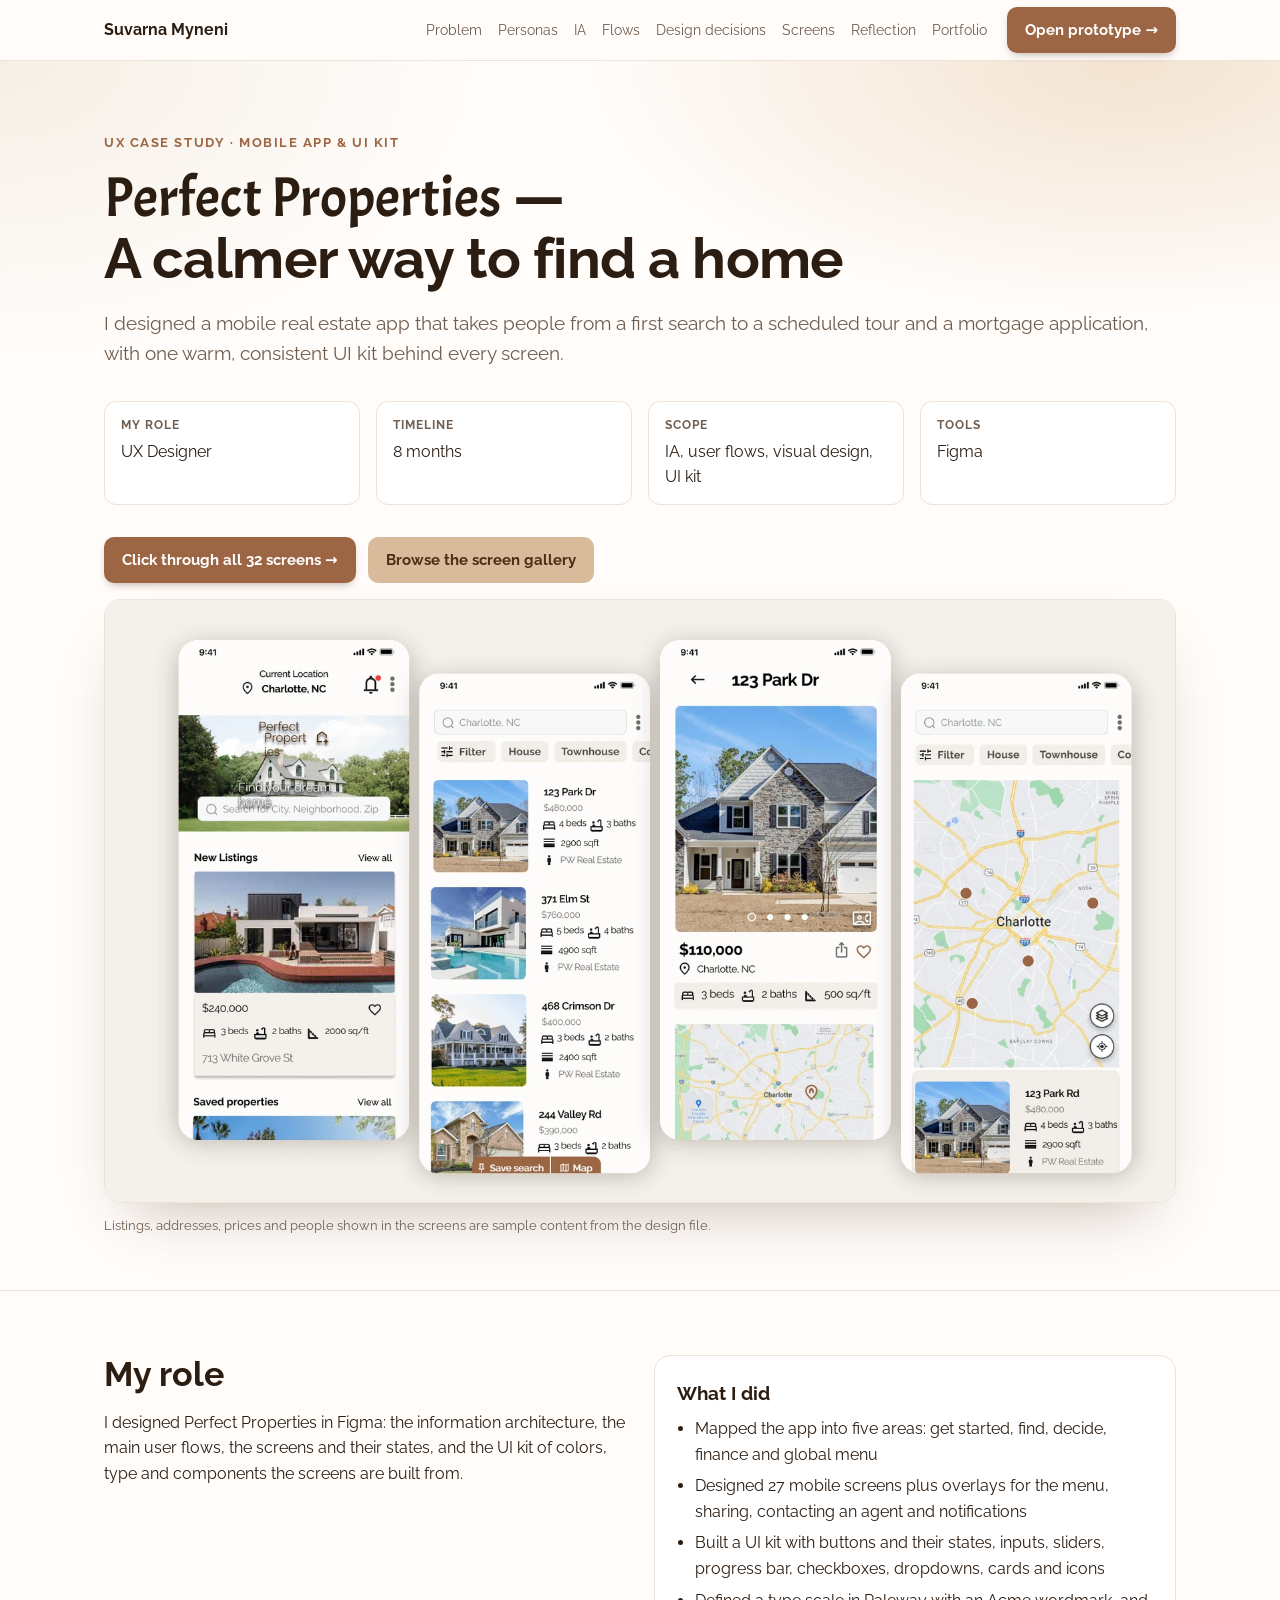
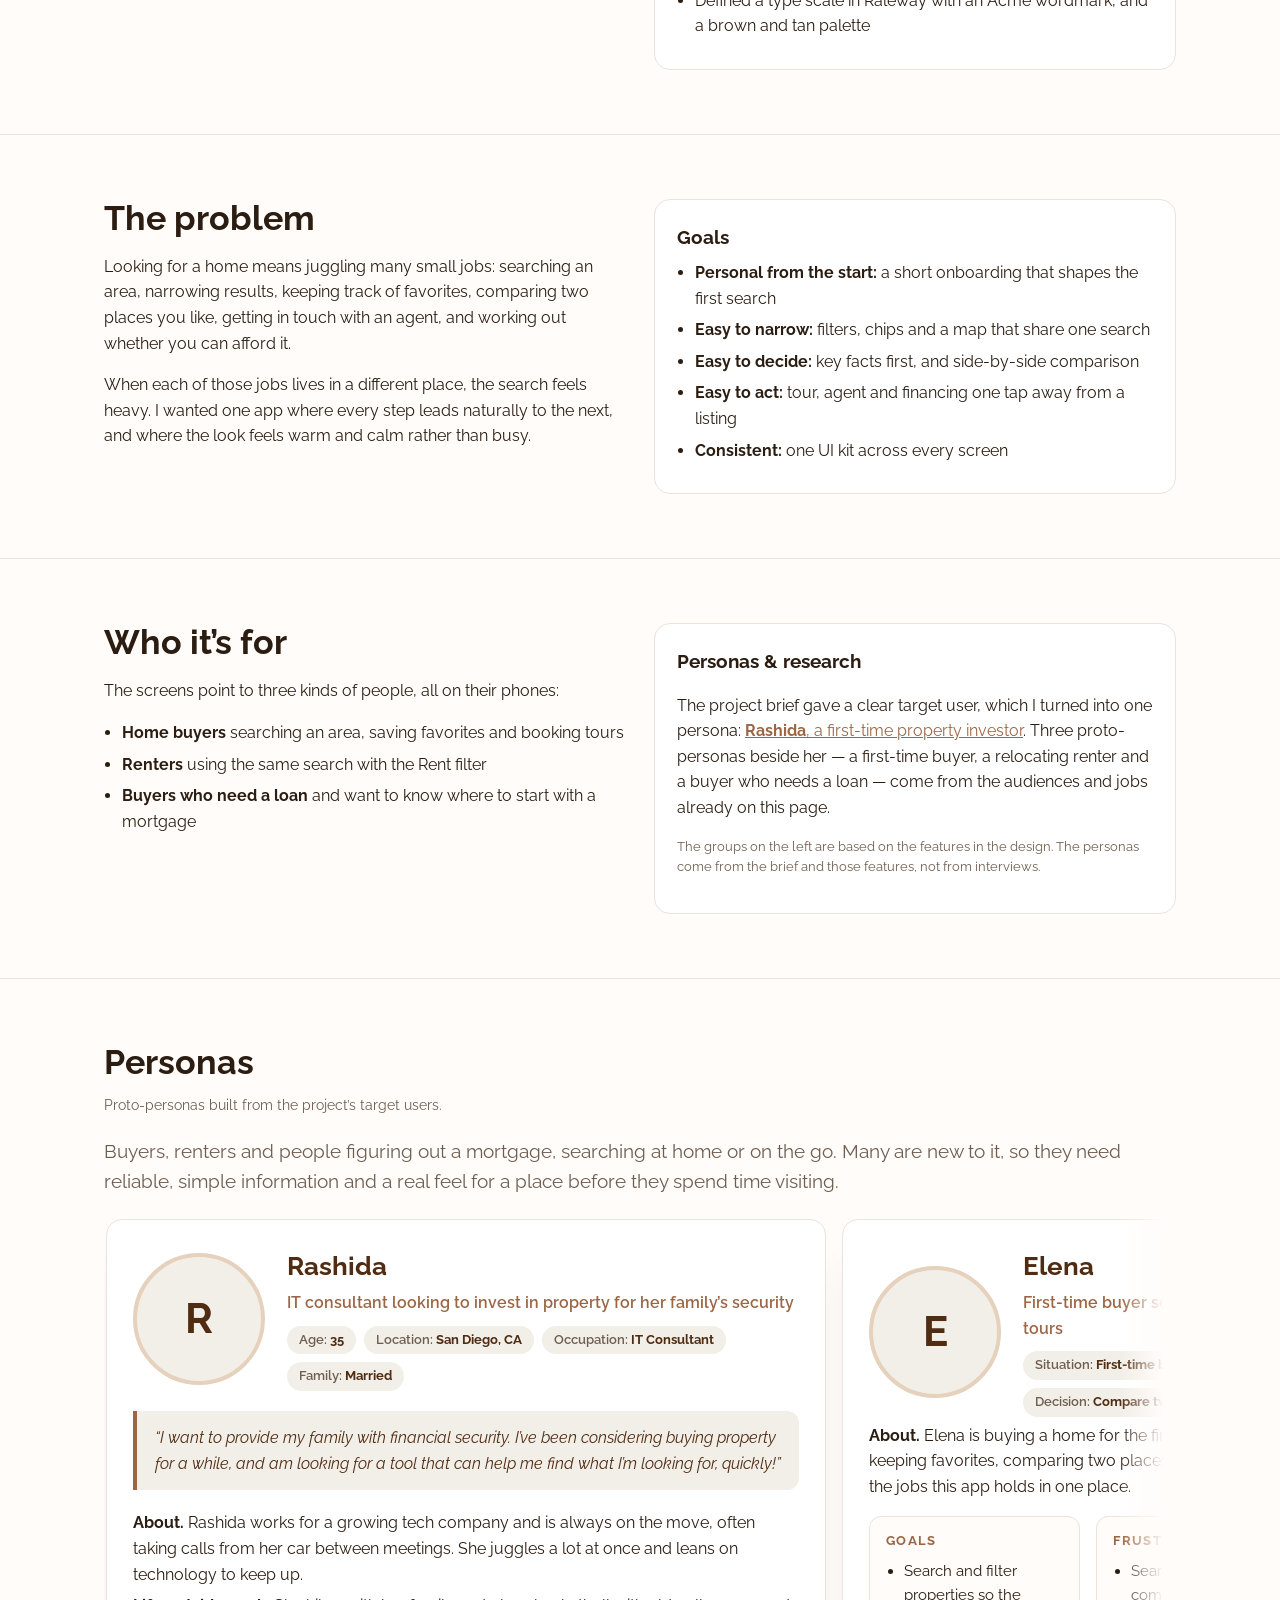
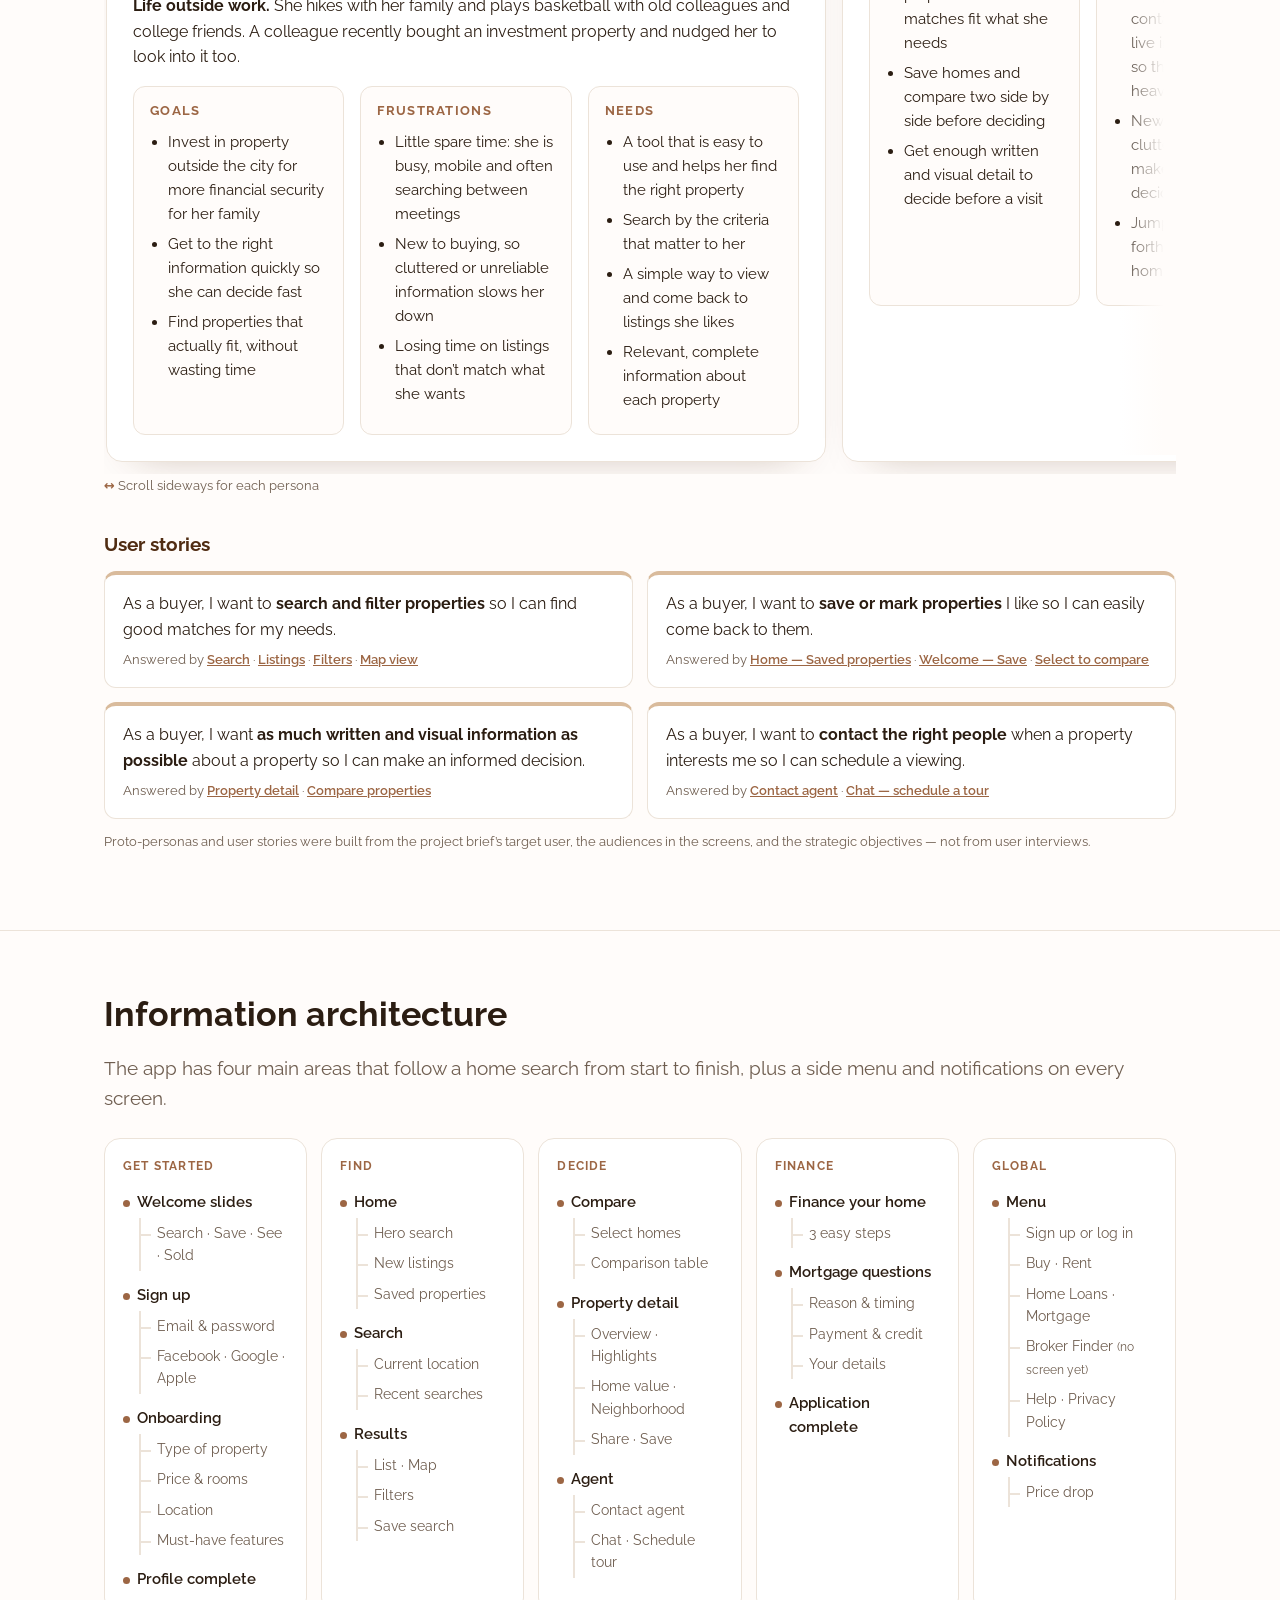
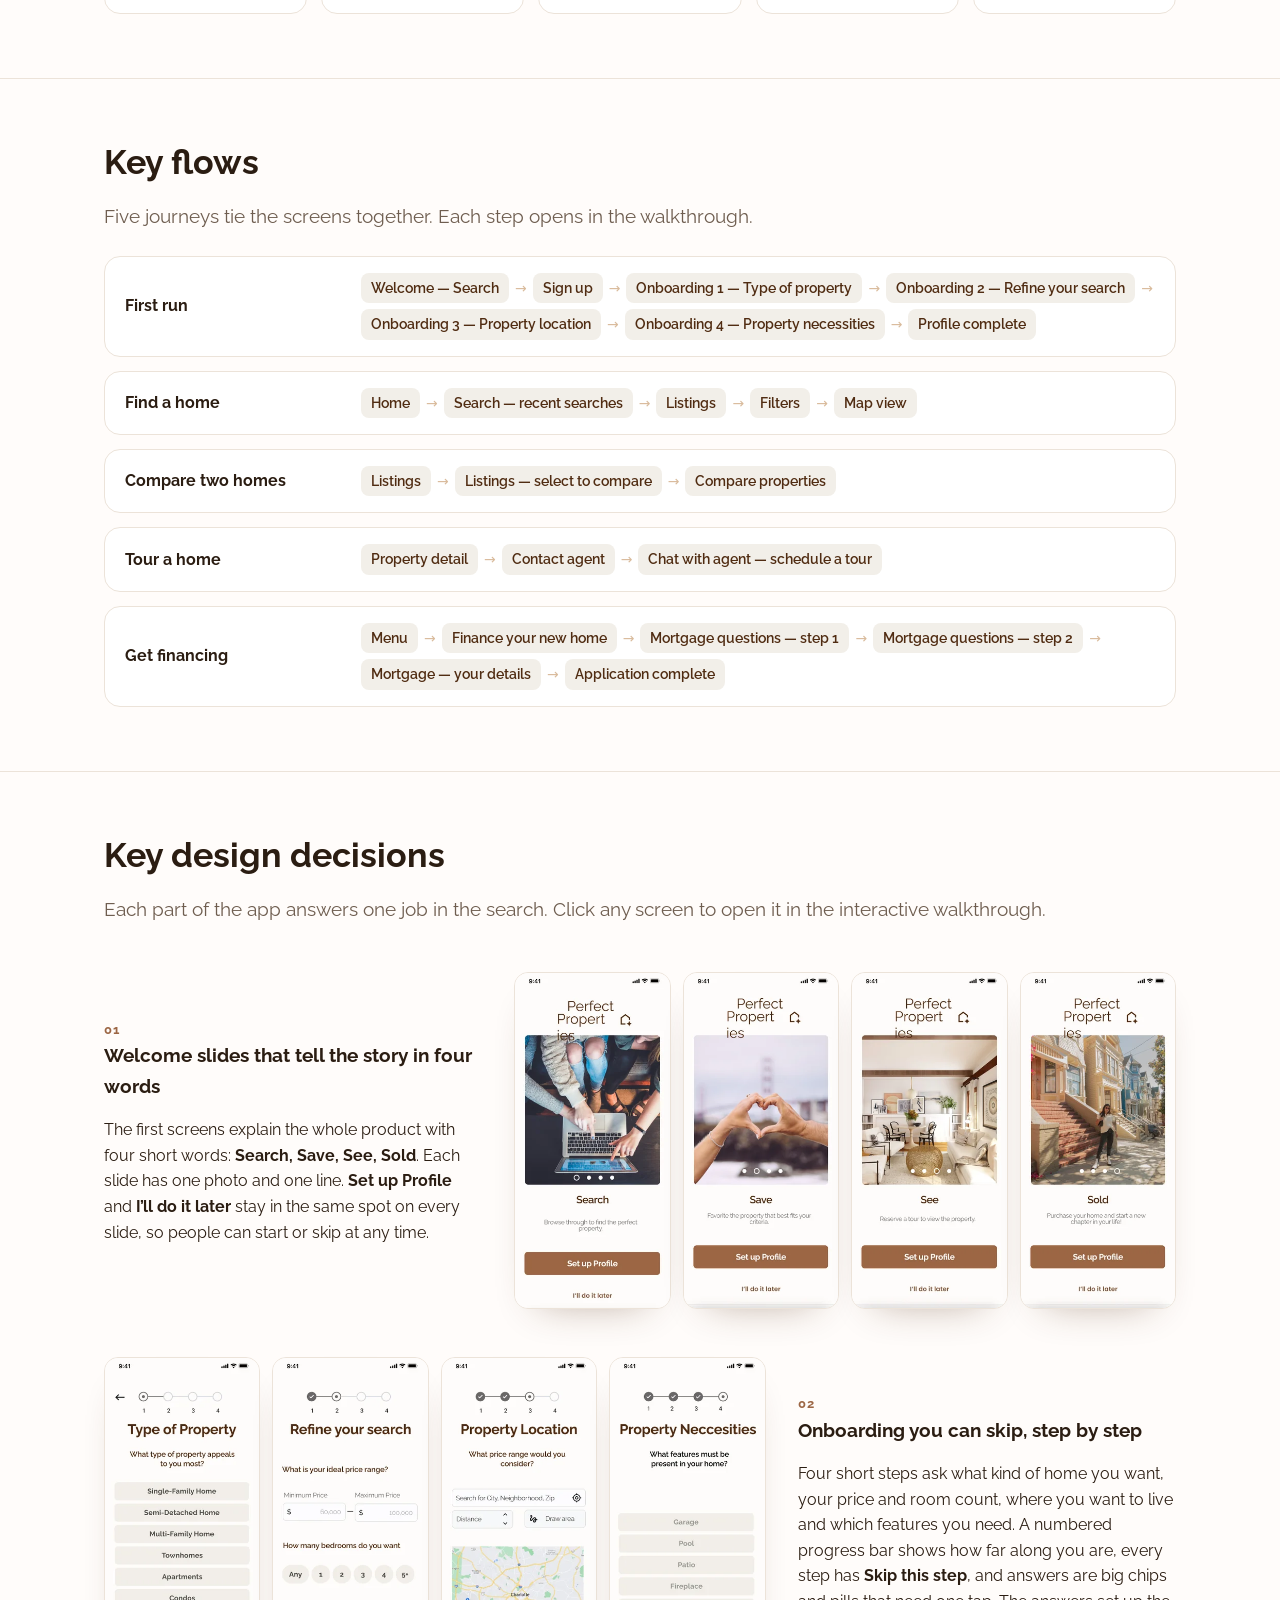
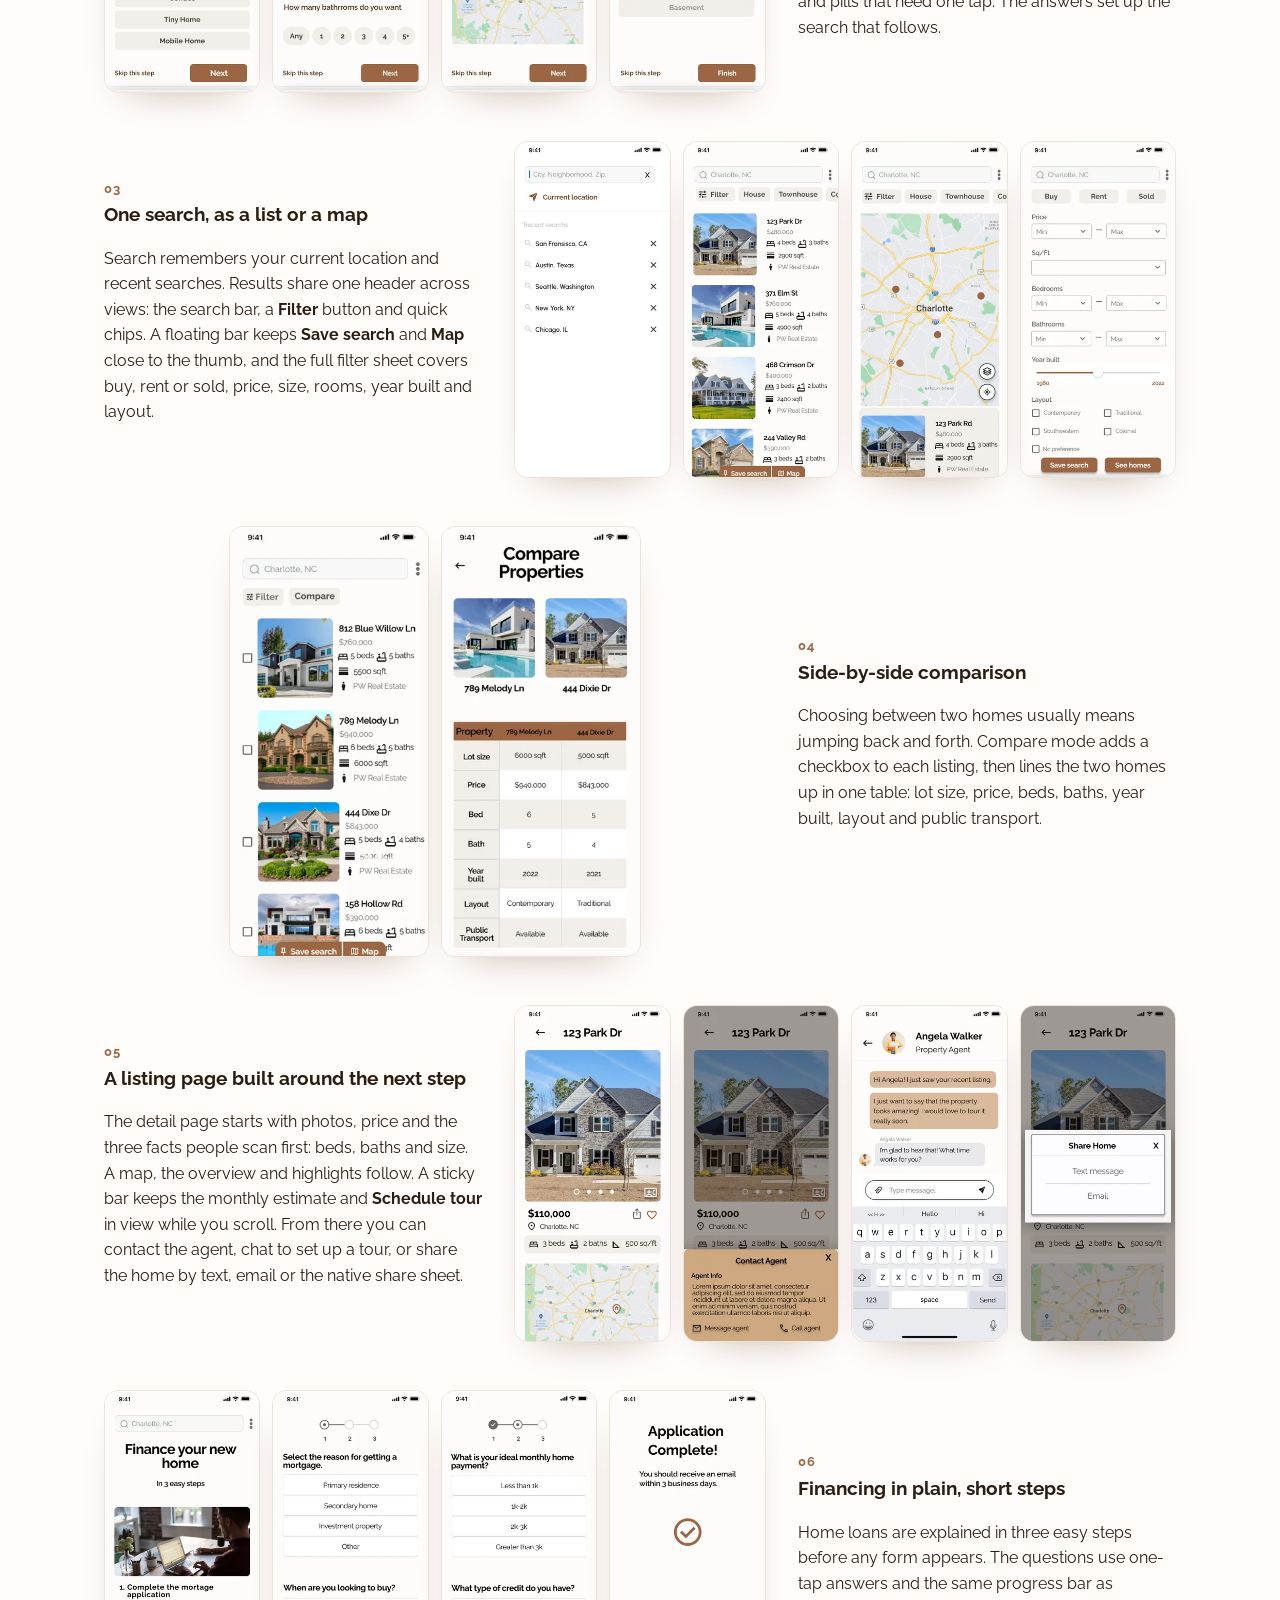
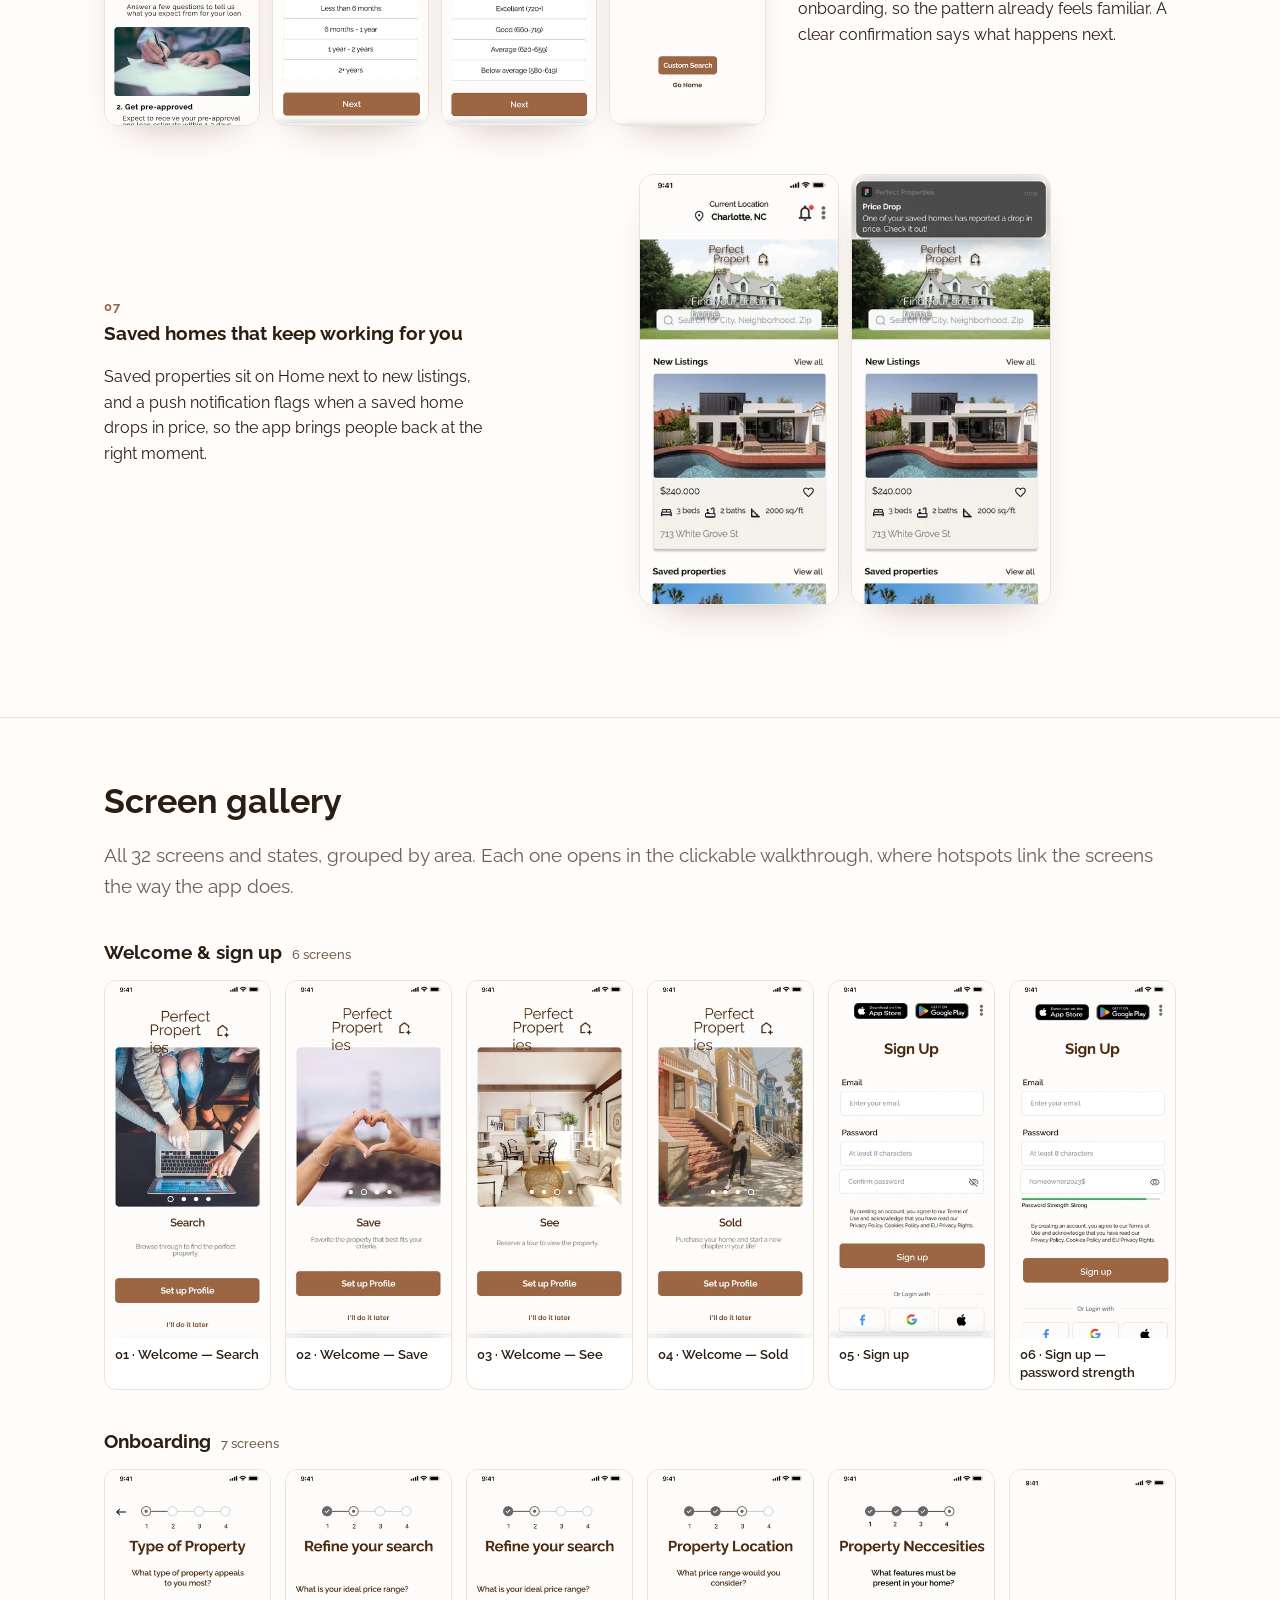
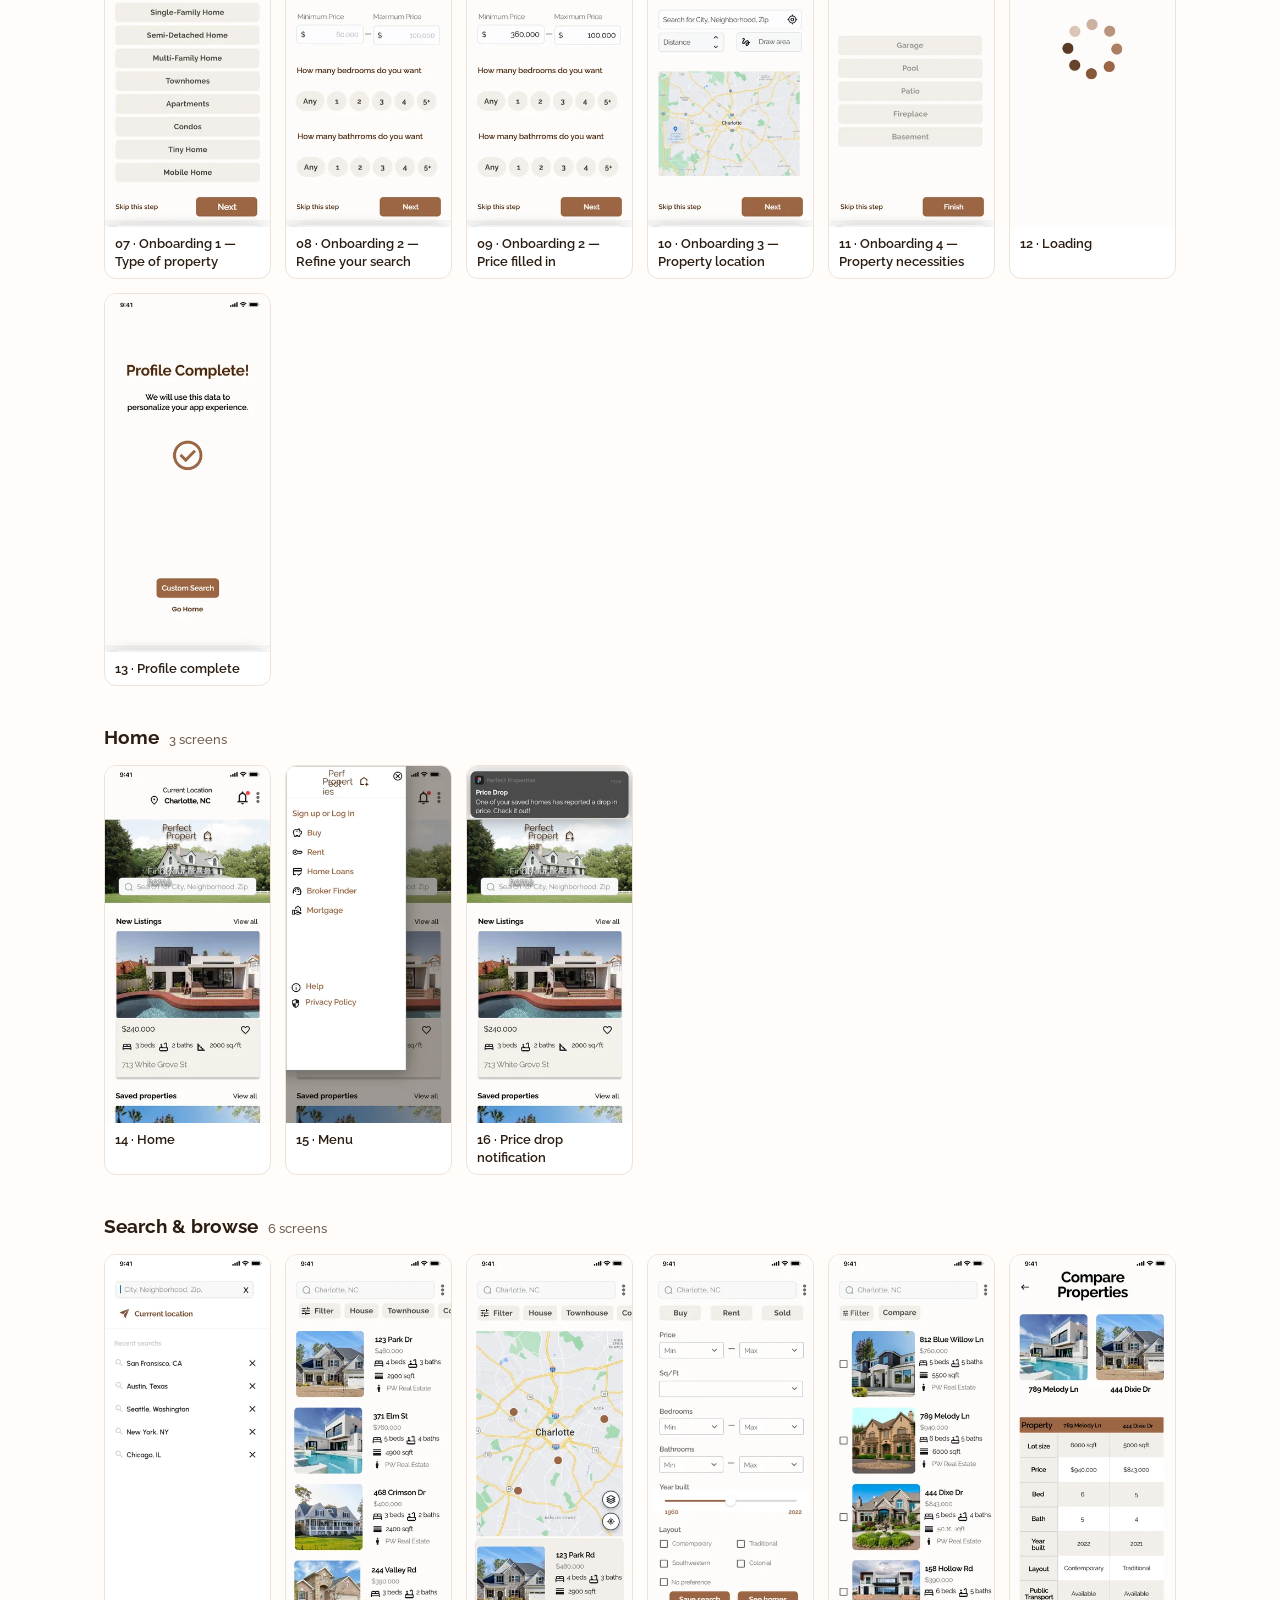
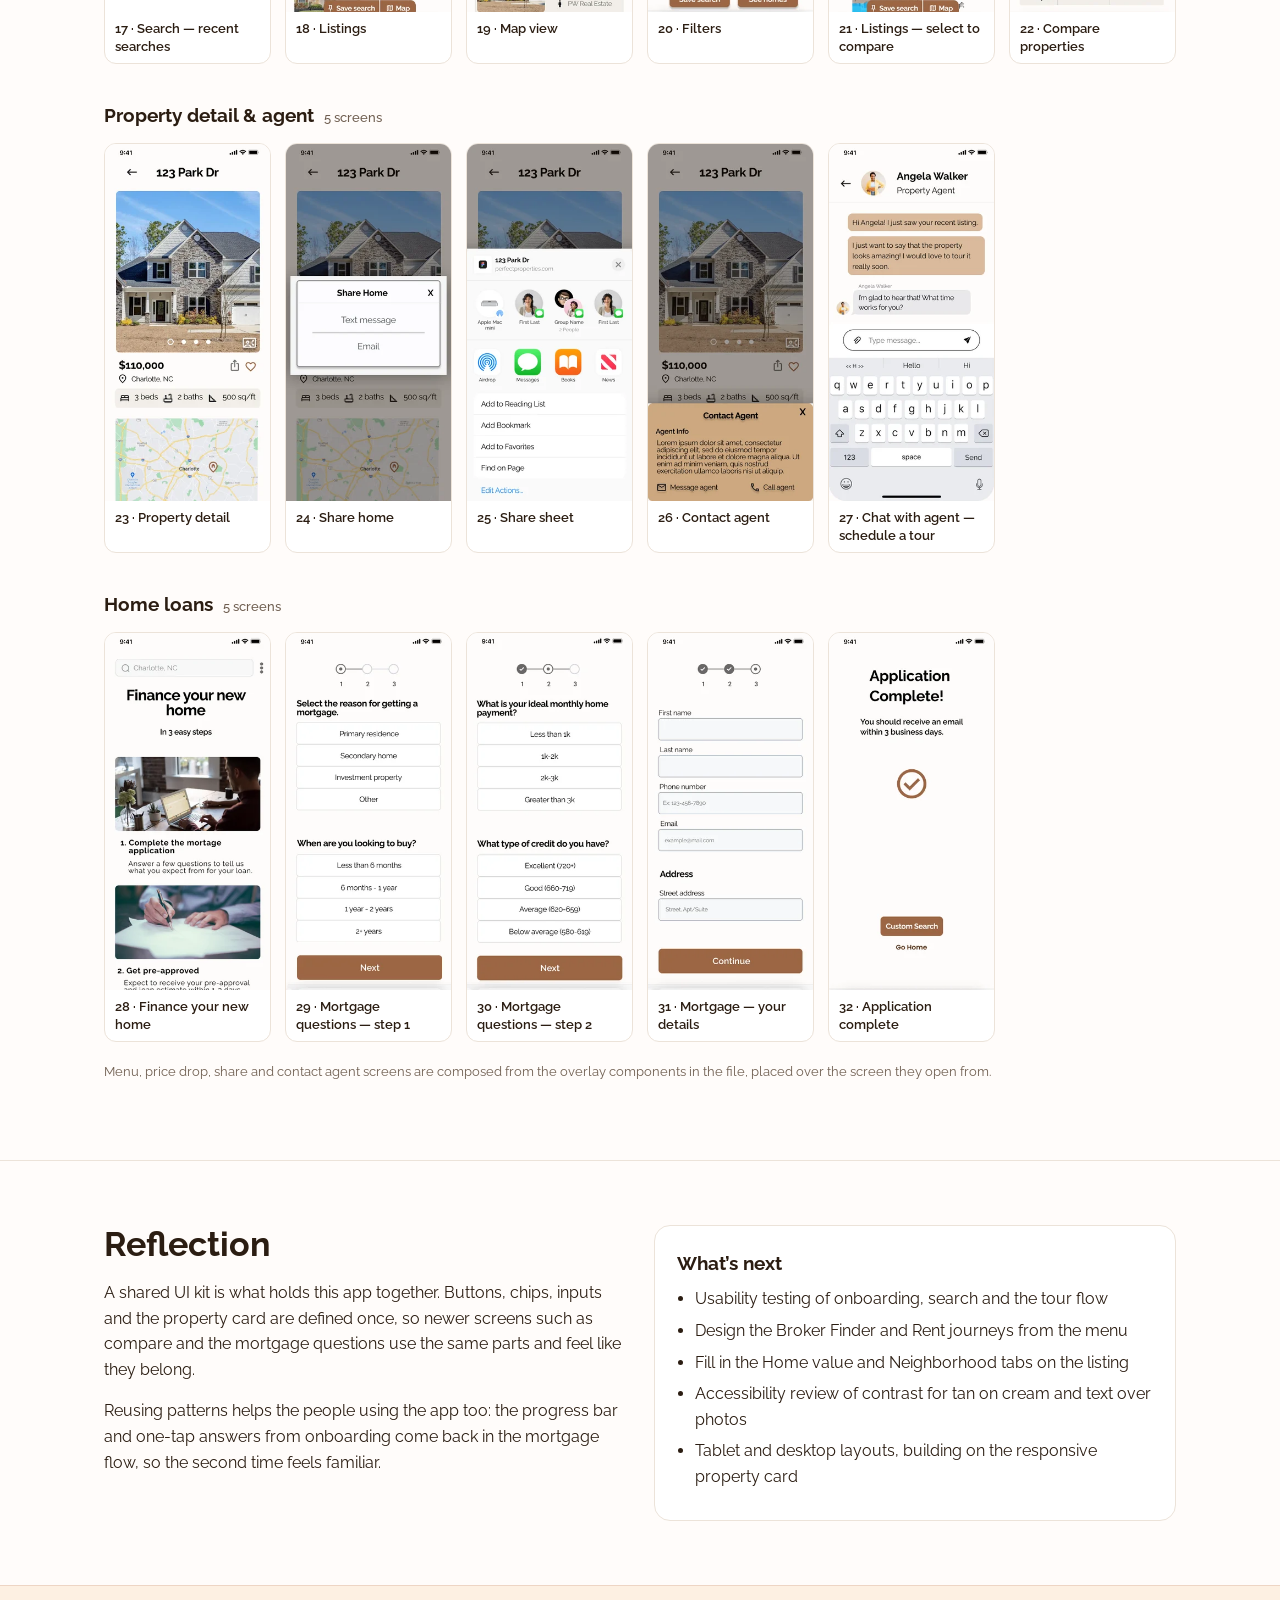
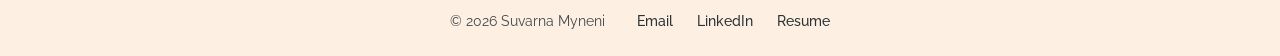
<file: index.html>
<!doctype html><html lang="en"><head><meta charset="utf-8"><meta name="viewport" content="width=device-width,initial-scale=1">
<title>Perfect Properties — A calmer way to find a home · Suvarna Myneni</title>
<meta name="description" content="UX case study by Suvarna Myneni: Perfect Properties, a mobile real estate app for searching, comparing, touring and financing a home, with its own UI kit.">
<link rel="preconnect" href="https://fonts.googleapis.com"><link href="https://fonts.googleapis.com/css2?family=Raleway:wght@400;500;600;700&family=Acme&display=swap" rel="stylesheet">
<link rel="stylesheet" href="assets/style.css"><link rel="stylesheet" href="css/sm-footer.css?v=20261101e"><style>.sm-footer{--bg:#fdf0e2;--ink:#2b3236;--muted:#41484c;--accent:#a34728}</style>
</head><body>
<nav class="top"><div class="wrap"><a class="brand" href="#">Suvarna Myneni</a><div class="links"><a href="#problem">Problem</a><a href="#personas">Personas</a><a href="#ia">IA</a><a href="#flows">Flows</a><a href="#decisions">Design decisions</a><a href="#gallery">Screens</a><a href="#reflection">Reflection</a><a href="https://suvarnamyneni.github.io">Portfolio</a></div><a class="btn" href="walkthrough.html">Open prototype →</a></div></nav>
<header class="hero"><div class="wrap">
<div class="eyebrow">UX case study · Mobile app &amp; UI kit</div>
<h1><span class="logo">Perfect Properties</span> —<br>A calmer way to find a home</h1>
<p class="lead">I designed a mobile real estate app that takes people from a first search to a scheduled tour and a mortgage application, with one warm, consistent UI kit behind every screen.</p>
<div class="meta"><div><b>My role</b>UX Designer</div><div><b>Timeline</b>8 months</div><div><b>Scope</b>IA, user flows, visual design, UI kit</div><div><b>Tools</b>Figma</div></div>
<p><a class="btn" href="walkthrough.html">Click through all 32 screens →</a> &nbsp; <a class="btn ghost" href="#gallery">Browse the screen gallery</a></p>
<div class="heroimg"><a href="walkthrough.html#14" title="Open in walkthrough: Home"><img src="img/hero.webp" alt="Perfect Properties screens: Home, Listings, Property detail and Map" width="1600" height="900"></a></div>
<p class="note">Listings, addresses, prices and people shown in the screens are sample content from the design file.</p>
</div></header>

<section id="role"><div class="wrap grid2">
<div><h2>My role</h2><p>I designed Perfect Properties in Figma: the information architecture, the main user flows, the screens and their states, and the UI kit of colors, type and components the screens are built from.</p></div>
<div class="card"><h3>What I did</h3><ul class="clean"><li>Mapped the app into five areas: get started, find, decide, finance and global menu</li><li>Designed 27 mobile screens plus overlays for the menu, sharing, contacting an agent and notifications</li><li>Built a UI kit with buttons and their states, inputs, sliders, progress bar, checkboxes, dropdowns, cards and icons</li><li>Defined a type scale in Raleway with an Acme wordmark, and a brown and tan palette</li></ul></div>
</div></section>

<section id="problem"><div class="wrap grid2">
<div><h2>The problem</h2><p>Looking for a home means juggling many small jobs: searching an area, narrowing results, keeping track of favorites, comparing two places you like, getting in touch with an agent, and working out whether you can afford it.</p><p>When each of those jobs lives in a different place, the search feels heavy. I wanted one app where every step leads naturally to the next, and where the look feels warm and calm rather than busy.</p></div>
<div class="card"><h3>Goals</h3><ul class="clean"><li><b>Personal from the start:</b> a short onboarding that shapes the first search</li><li><b>Easy to narrow:</b> filters, chips and a map that share one search</li><li><b>Easy to decide:</b> key facts first, and side-by-side comparison</li><li><b>Easy to act:</b> tour, agent and financing one tap away from a listing</li><li><b>Consistent:</b> one UI kit across every screen</li></ul></div>
</div></section>

<section id="users"><div class="wrap grid2">
<div><h2>Who it’s for</h2><p>The screens point to three kinds of people, all on their phones:</p><ul class="clean"><li><b>Home buyers</b> searching an area, saving favorites and booking tours</li><li><b>Renters</b> using the same search with the Rent filter</li><li><b>Buyers who need a loan</b> and want to know where to start with a mortgage</li></ul></div>
<div class="card"><h3>Personas &amp; research</h3><p>The project brief gave a clear target user, which I turned into one persona: <a href="#persona-rashida"><b>Rashida</b>, a first-time property investor</a>. Three proto-personas beside her — a first-time buyer, a relocating renter and a buyer who needs a loan — come from the audiences and jobs already on this page.</p><p class="note">The groups on the left are based on the features in the design. The personas come from the brief and those features, not from interviews.</p></div>
</div></section>

<section id="personas"><div class="wrap"><h2>Personas</h2>
<p class="persona-caption">Proto-personas built from the project’s target users.</p>
<p class="lead">Buyers, renters and people figuring out a mortgage, searching at home or on the go. Many are new to it, so they need reliable, simple information and a real feel for a place before they spend time visiting.</p>
<div class="persona-scroll-wrap">
<div class="persona-scroll" tabindex="0" role="region" aria-label="Personas" aria-describedby="persona-hint">
<article class="persona" id="persona-rashida">
<div class="p-id"><div class="p-avatar" aria-hidden="true">R</div><div><h3>Rashida</h3><p class="p-desc">IT consultant looking to invest in property for her family’s security</p><dl class="p-facts"><div><dt>Age</dt><dd>35</dd></div><div><dt>Location</dt><dd>San Diego, CA</dd></div><div><dt>Occupation</dt><dd>IT Consultant</dd></div><div><dt>Family</dt><dd>Married</dd></div></dl></div></div>
<blockquote class="p-quote">“I want to provide my family with financial security. I’ve been considering buying property for a while, and am looking for a tool that can help me find what I’m looking for, quickly!”</blockquote>
<div class="p-about"><p><b>About.</b> Rashida works for a growing tech company and is always on the move, often taking calls from her car between meetings. She juggles a lot at once and leans on technology to keep up.</p><p><b>Life outside work.</b> She hikes with her family and plays basketball with old colleagues and college friends. A colleague recently bought an investment property and nudged her to look into it too.</p></div>
<div class="p-cols">
<div><h4>Goals</h4><ul class="clean"><li>Invest in property outside the city for more financial security for her family</li><li>Get to the right information quickly so she can decide fast</li><li>Find properties that actually fit, without wasting time</li></ul></div>
<div><h4>Frustrations</h4><ul class="clean"><li>Little spare time: she is busy, mobile and often searching between meetings</li><li>New to buying, so cluttered or unreliable information slows her down</li><li>Losing time on listings that don’t match what she wants</li></ul></div>
<div><h4>Needs</h4><ul class="clean"><li>A tool that is easy to use and helps her find the right property</li><li>Search by the criteria that matter to her</li><li>A simple way to view and come back to listings she likes</li><li>Relevant, complete information about each property</li></ul></div>
</div>
</article>
<article class="persona" id="persona-elena">
<div class="p-id"><div class="p-avatar" aria-hidden="true">E</div><div><h3>Elena</h3><p class="p-desc">First-time buyer searching an area, saving favorites and booking tours</p><dl class="p-facts"><div><dt>Situation</dt><dd>First-time buyer</dd></div><div><dt>Search</dt><dd>Area, favorites, tours</dd></div><div><dt>Decision</dt><dd>Compare two homes</dd></div><div><dt>Device</dt><dd>Phone</dd></div></dl></div></div>
<div class="p-about"><p><b>About.</b> Elena is buying a home for the first time. Searching an area, narrowing results, keeping favorites, comparing two places and reaching an agent to schedule a viewing are the jobs this app holds in one place.</p></div>
<div class="p-cols">
<div><h4>Goals</h4><ul class="clean"><li>Search and filter properties so the matches fit what she needs</li><li>Save homes and compare two side by side before deciding</li><li>Get enough written and visual detail to decide before a visit</li></ul></div>
<div><h4>Frustrations</h4><ul class="clean"><li>Searching, saving, comparing and contacting an agent live in different places, so the search feels heavy</li><li>New to buying, so cluttered information makes it hard to decide</li><li>Jumping back and forth between two homes she likes</li></ul></div>
<div><h4>Needs</h4><ul class="clean"><li>A short onboarding that shapes the first search</li><li>Filters, chips and a map that share one search</li><li>Key facts first on the listing, with a tour and an agent one tap away</li></ul></div>
</div>
</article>
<article class="persona" id="persona-jordan">
<div class="p-id"><div class="p-avatar" aria-hidden="true">J</div><div><h3>Jordan</h3><p class="p-desc">Relocating professional using the Rent filter to find a place in a new area</p><dl class="p-facts"><div><dt>Situation</dt><dd>Relocating</dd></div><div><dt>Search</dt><dd>Rent filter</dd></div><div><dt>Place</dt><dd>New area</dd></div><div><dt>Device</dt><dd>Phone</dd></div></dl></div></div>
<div class="p-about"><p><b>About.</b> Jordan is relocating and renting, on the same phone search as buyers but with the Rent filter. Current location, recent searches and a real feel for the place matter before spending time on a visit.</p></div>
<div class="p-cols">
<div><h4>Goals</h4><ul class="clean"><li>Find a rental in a new area and come back to the ones that fit</li><li>Narrow by price, rooms, location and must-have features</li><li>Contact the right person to schedule a viewing</li></ul></div>
<div><h4>Frustrations</h4><ul class="clean"><li>Little spare time while relocating, often searching on the phone</li><li>A buy-only search that buries the Rent path</li><li>Listings that don’t match the area or the features, which wastes visits</li></ul></div>
<div><h4>Needs</h4><ul class="clean"><li>Buy and rent in one search, in filters and in the menu</li><li>Current location, recent searches and a way to save a search</li><li>Photos, an overview and highlights before booking a visit</li></ul></div>
</div>
</article>
<article class="persona" id="persona-amir">
<div class="p-id"><div class="p-avatar" aria-hidden="true">A</div><div><h3>Amir</h3><p class="p-desc">Buyer who wants to know where to start with a mortgage</p><dl class="p-facts"><div><dt>Situation</dt><dd>Needs a loan</dd></div><div><dt>From a listing</dt><dd>Monthly estimate</dd></div><div><dt>Path</dt><dd>Three short steps</dd></div><div><dt>Device</dt><dd>Phone</dd></div></dl></div></div>
<div class="p-about"><p><b>About.</b> Amir needs to know whether a home is affordable and where to start with a mortgage. The listing keeps a monthly estimate in view, and home loans are explained in three easy steps before any form.</p></div>
<div class="p-cols">
<div><h4>Goals</h4><ul class="clean"><li>See what a home might cost each month while still comparing listings</li><li>Understand financing in plain, short steps</li><li>Move from a listing to a mortgage application in the same app</li></ul></div>
<div><h4>Frustrations</h4><ul class="clean"><li>Affordability sitting apart from the homes already being considered</li><li>A long form before it is clear an application is worth starting</li><li>Unfamiliar questions that don’t feel like the rest of the app</li></ul></div>
<div><h4>Needs</h4><ul class="clean"><li>Financing one tap away from a listing, and from the menu</li><li>One-tap answers and the same progress bar as onboarding</li><li>A clear confirmation of what happens next</li></ul></div>
</div>
</article>
</div>
<p class="persona-hint" id="persona-hint">Scroll sideways for each persona</p>
</div>
<h3 class="us-h">User stories</h3>
<div class="stories">
<div class="story"><p>As a buyer, I want to <b>search and filter properties</b> so I can find good matches for my needs.</p><p class="screens">Answered by <a href="walkthrough.html#17">Search</a> · <a href="walkthrough.html#18">Listings</a> · <a href="walkthrough.html#20">Filters</a> · <a href="walkthrough.html#19">Map view</a></p></div>
<div class="story"><p>As a buyer, I want to <b>save or mark properties</b> I like so I can easily come back to them.</p><p class="screens">Answered by <a href="walkthrough.html#14">Home — Saved properties</a> · <a href="walkthrough.html#02">Welcome — Save</a> · <a href="walkthrough.html#21">Select to compare</a></p></div>
<div class="story"><p>As a buyer, I want <b>as much written and visual information as possible</b> about a property so I can make an informed decision.</p><p class="screens">Answered by <a href="walkthrough.html#23">Property detail</a> · <a href="walkthrough.html#22">Compare properties</a></p></div>
<div class="story"><p>As a buyer, I want to <b>contact the right people</b> when a property interests me so I can schedule a viewing.</p><p class="screens">Answered by <a href="walkthrough.html#26">Contact agent</a> · <a href="walkthrough.html#27">Chat — schedule a tour</a></p></div>
</div>
<p class="note">Proto-personas and user stories were built from the project brief’s target user, the audiences in the screens, and the strategic objectives — not from user interviews.</p>
</div></section>

<section id="ia"><div class="wrap"><h2>Information architecture</h2><p class="lead">The app has four main areas that follow a home search from start to finish, plus a side menu and notifications on every screen.</p>
<div class="ia">
<div class="col"><h4>Get started</h4><ul><li>Welcome slides<ul><li>Search · Save · See · Sold</li></ul></li><li>Sign up<ul><li>Email &amp; password</li><li>Facebook · Google · Apple</li></ul></li><li>Onboarding<ul><li>Type of property</li><li>Price &amp; rooms</li><li>Location</li><li>Must-have features</li></ul></li><li>Profile complete</li></ul></div>
<div class="col"><h4>Find</h4><ul><li>Home<ul><li>Hero search</li><li>New listings</li><li>Saved properties</li></ul></li><li>Search<ul><li>Current location</li><li>Recent searches</li></ul></li><li>Results<ul><li>List · Map</li><li>Filters</li><li>Save search</li></ul></li></ul></div>
<div class="col"><h4>Decide</h4><ul><li>Compare<ul><li>Select homes</li><li>Comparison table</li></ul></li><li>Property detail<ul><li>Overview · Highlights</li><li>Home value · Neighborhood</li><li>Share · Save</li></ul></li><li>Agent<ul><li>Contact agent</li><li>Chat · Schedule tour</li></ul></li></ul></div>
<div class="col"><h4>Finance</h4><ul><li>Finance your home<ul><li>3 easy steps</li></ul></li><li>Mortgage questions<ul><li>Reason &amp; timing</li><li>Payment &amp; credit</li><li>Your details</li></ul></li><li>Application complete</li></ul></div>
<div class="col"><h4>Global</h4><ul><li>Menu<ul><li>Sign up or log in</li><li>Buy · Rent</li><li>Home Loans · Mortgage</li><li>Broker Finder <small>(no screen yet)</small></li><li>Help · Privacy Policy</li></ul></li><li>Notifications<ul><li>Price drop</li></ul></li></ul></div>
</div></div></section>

<section id="flows"><div class="wrap"><h2>Key flows</h2><p class="lead">Five journeys tie the screens together. Each step opens in the walkthrough.</p>
<div class="flows">
<div class="flow"><h3>First run</h3><div class="steps"><a href="walkthrough.html#01">Welcome — Search</a> <i>→</i> <a href="walkthrough.html#05">Sign up</a> <i>→</i> <a href="walkthrough.html#07">Onboarding 1 — Type of property</a> <i>→</i> <a href="walkthrough.html#08">Onboarding 2 — Refine your search</a> <i>→</i> <a href="walkthrough.html#10">Onboarding 3 — Property location</a> <i>→</i> <a href="walkthrough.html#11">Onboarding 4 — Property necessities</a> <i>→</i> <a href="walkthrough.html#13">Profile complete</a></div></div>
<div class="flow"><h3>Find a home</h3><div class="steps"><a href="walkthrough.html#14">Home</a> <i>→</i> <a href="walkthrough.html#17">Search — recent searches</a> <i>→</i> <a href="walkthrough.html#18">Listings</a> <i>→</i> <a href="walkthrough.html#20">Filters</a> <i>→</i> <a href="walkthrough.html#19">Map view</a></div></div>
<div class="flow"><h3>Compare two homes</h3><div class="steps"><a href="walkthrough.html#18">Listings</a> <i>→</i> <a href="walkthrough.html#21">Listings — select to compare</a> <i>→</i> <a href="walkthrough.html#22">Compare properties</a></div></div>
<div class="flow"><h3>Tour a home</h3><div class="steps"><a href="walkthrough.html#23">Property detail</a> <i>→</i> <a href="walkthrough.html#26">Contact agent</a> <i>→</i> <a href="walkthrough.html#27">Chat with agent — schedule a tour</a></div></div>
<div class="flow"><h3>Get financing</h3><div class="steps"><a href="walkthrough.html#15">Menu</a> <i>→</i> <a href="walkthrough.html#28">Finance your new home</a> <i>→</i> <a href="walkthrough.html#29">Mortgage questions — step 1</a> <i>→</i> <a href="walkthrough.html#30">Mortgage questions — step 2</a> <i>→</i> <a href="walkthrough.html#31">Mortgage — your details</a> <i>→</i> <a href="walkthrough.html#32">Application complete</a></div></div>
</div></div></section>

<section id="decisions"><div class="wrap"><h2>Key design decisions</h2><p class="lead">Each part of the app answers one job in the search. Click any screen to open it in the interactive walkthrough.</p><div class="dec"><div><div class="num">01</div><h3>Welcome slides that tell the story in four words</h3><p>The first screens explain the whole product with four short words: <b>Search, Save, See, Sold</b>. Each slide has one photo and one line. <b>Set up Profile</b> and <b>I’ll do it later</b> stay in the same spot on every slide, so people can start or skip at any time.</p></div><div class="shots "><a href="walkthrough.html#01" title="Open in walkthrough: Welcome — Search"><img loading="lazy" src="thumb/01-welcome-search.webp" alt="Welcome — Search" width="300" height="650"></a><a href="walkthrough.html#02" title="Open in walkthrough: Welcome — Save"><img loading="lazy" src="thumb/02-welcome-save.webp" alt="Welcome — Save" width="300" height="650"></a><a href="walkthrough.html#03" title="Open in walkthrough: Welcome — See"><img loading="lazy" src="thumb/03-welcome-see.webp" alt="Welcome — See" width="300" height="650"></a><a href="walkthrough.html#04" title="Open in walkthrough: Welcome — Sold"><img loading="lazy" src="thumb/04-welcome-sold.webp" alt="Welcome — Sold" width="300" height="650"></a></div></div><div class="dec"><div><div class="num">02</div><h3>Onboarding you can skip, step by step</h3><p>Four short steps ask what kind of home you want, your price and room count, where you want to live and which features you need. A numbered progress bar shows how far along you are, every step has <b>Skip this step</b>, and answers are big chips and pills that need one tap. The answers set up the search that follows.</p></div><div class="shots "><a href="walkthrough.html#07" title="Open in walkthrough: Onboarding 1 — Type of property"><img loading="lazy" src="thumb/07-onboarding-property-type.webp" alt="Onboarding 1 — Type of property" width="300" height="650"></a><a href="walkthrough.html#08" title="Open in walkthrough: Onboarding 2 — Refine your search"><img loading="lazy" src="thumb/08-onboarding-refine-search.webp" alt="Onboarding 2 — Refine your search" width="300" height="650"></a><a href="walkthrough.html#10" title="Open in walkthrough: Onboarding 3 — Property location"><img loading="lazy" src="thumb/10-onboarding-location.webp" alt="Onboarding 3 — Property location" width="300" height="650"></a><a href="walkthrough.html#11" title="Open in walkthrough: Onboarding 4 — Property necessities"><img loading="lazy" src="thumb/11-onboarding-necessities.webp" alt="Onboarding 4 — Property necessities" width="300" height="650"></a></div></div><div class="dec"><div><div class="num">03</div><h3>One search, as a list or a map</h3><p>Search remembers your current location and recent searches. Results share one header across views: the search bar, a <b>Filter</b> button and quick chips. A floating bar keeps <b>Save search</b> and <b>Map</b> close to the thumb, and the full filter sheet covers buy, rent or sold, price, size, rooms, year built and layout.</p></div><div class="shots "><a href="walkthrough.html#17" title="Open in walkthrough: Search — recent searches"><img loading="lazy" src="thumb/17-search.webp" alt="Search — recent searches" width="300" height="650"></a><a href="walkthrough.html#18" title="Open in walkthrough: Listings"><img loading="lazy" src="thumb/18-listings.webp" alt="Listings" width="300" height="650"></a><a href="walkthrough.html#19" title="Open in walkthrough: Map view"><img loading="lazy" src="thumb/19-map.webp" alt="Map view" width="300" height="650"></a><a href="walkthrough.html#20" title="Open in walkthrough: Filters"><img loading="lazy" src="thumb/20-filter.webp" alt="Filters" width="300" height="650"></a></div></div><div class="dec"><div><div class="num">04</div><h3>Side-by-side comparison</h3><p>Choosing between two homes usually means jumping back and forth. Compare mode adds a checkbox to each listing, then lines the two homes up in one table: lot size, price, beds, baths, year built, layout and public transport.</p></div><div class="shots two"><a href="walkthrough.html#21" title="Open in walkthrough: Listings — select to compare"><img loading="lazy" src="thumb/21-listings-compare.webp" alt="Listings — select to compare" width="300" height="650"></a><a href="walkthrough.html#22" title="Open in walkthrough: Compare properties"><img loading="lazy" src="thumb/22-compare.webp" alt="Compare properties" width="300" height="650"></a></div></div><div class="dec"><div><div class="num">05</div><h3>A listing page built around the next step</h3><p>The detail page starts with photos, price and the three facts people scan first: beds, baths and size. A map, the overview and highlights follow. A sticky bar keeps the monthly estimate and <b>Schedule tour</b> in view while you scroll. From there you can contact the agent, chat to set up a tour, or share the home by text, email or the native share sheet.</p></div><div class="shots "><a href="walkthrough.html#23" title="Open in walkthrough: Property detail"><img loading="lazy" src="thumb/23-property-detail.webp" alt="Property detail" width="300" height="650"></a><a href="walkthrough.html#26" title="Open in walkthrough: Contact agent"><img loading="lazy" src="thumb/26-contact-agent.webp" alt="Contact agent" width="300" height="650"></a><a href="walkthrough.html#27" title="Open in walkthrough: Chat with agent — schedule a tour"><img loading="lazy" src="thumb/27-agent-chat.webp" alt="Chat with agent — schedule a tour" width="300" height="650"></a><a href="walkthrough.html#24" title="Open in walkthrough: Share home"><img loading="lazy" src="thumb/24-share-home.webp" alt="Share home" width="300" height="650"></a></div></div><div class="dec"><div><div class="num">06</div><h3>Financing in plain, short steps</h3><p>Home loans are explained in three easy steps before any form appears. The questions use one-tap answers and the same progress bar as onboarding, so the pattern already feels familiar. A clear confirmation says what happens next.</p></div><div class="shots "><a href="walkthrough.html#28" title="Open in walkthrough: Finance your new home"><img loading="lazy" src="thumb/28-finance-home.webp" alt="Finance your new home" width="300" height="650"></a><a href="walkthrough.html#29" title="Open in walkthrough: Mortgage questions — step 1"><img loading="lazy" src="thumb/29-mortgage-questions-1.webp" alt="Mortgage questions — step 1" width="300" height="650"></a><a href="walkthrough.html#30" title="Open in walkthrough: Mortgage questions — step 2"><img loading="lazy" src="thumb/30-mortgage-questions-2.webp" alt="Mortgage questions — step 2" width="300" height="650"></a><a href="walkthrough.html#32" title="Open in walkthrough: Application complete"><img loading="lazy" src="thumb/32-application-complete.webp" alt="Application complete" width="300" height="650"></a></div></div><div class="dec"><div><div class="num">07</div><h3>Saved homes that keep working for you</h3><p>Saved properties sit on Home next to new listings, and a push notification flags when a saved home drops in price, so the app brings people back at the right moment.</p></div><div class="shots two"><a href="walkthrough.html#14" title="Open in walkthrough: Home"><img loading="lazy" src="thumb/14-home.webp" alt="Home" width="300" height="650"></a><a href="walkthrough.html#16" title="Open in walkthrough: Price drop notification"><img loading="lazy" src="thumb/16-home-price-drop.webp" alt="Price drop notification" width="300" height="650"></a></div></div></div></section>

<section id="gallery" class="gal"><div class="wrap"><h2>Screen gallery</h2><p class="lead">All 32 screens and states, grouped by area. Each one opens in the clickable walkthrough, where hotspots link the screens the way the app does.</p><h3>Welcome &amp; sign up <span>6 screens</span></h3><div class="thumbs"><a href="walkthrough.html#01"><img loading="lazy" src="thumb/01-welcome-search.webp" alt="" width="300" height="650"><span>01 · Welcome — Search</span></a><a href="walkthrough.html#02"><img loading="lazy" src="thumb/02-welcome-save.webp" alt="" width="300" height="650"><span>02 · Welcome — Save</span></a><a href="walkthrough.html#03"><img loading="lazy" src="thumb/03-welcome-see.webp" alt="" width="300" height="650"><span>03 · Welcome — See</span></a><a href="walkthrough.html#04"><img loading="lazy" src="thumb/04-welcome-sold.webp" alt="" width="300" height="650"><span>04 · Welcome — Sold</span></a><a href="walkthrough.html#05"><img loading="lazy" src="thumb/05-sign-up.webp" alt="" width="300" height="650"><span>05 · Sign up</span></a><a href="walkthrough.html#06"><img loading="lazy" src="thumb/06-sign-up-password-strength.webp" alt="" width="300" height="650"><span>06 · Sign up — password strength</span></a></div><h3>Onboarding <span>7 screens</span></h3><div class="thumbs"><a href="walkthrough.html#07"><img loading="lazy" src="thumb/07-onboarding-property-type.webp" alt="" width="300" height="650"><span>07 · Onboarding 1 — Type of property</span></a><a href="walkthrough.html#08"><img loading="lazy" src="thumb/08-onboarding-refine-search.webp" alt="" width="300" height="650"><span>08 · Onboarding 2 — Refine your search</span></a><a href="walkthrough.html#09"><img loading="lazy" src="thumb/09-onboarding-refine-filled.webp" alt="" width="300" height="650"><span>09 · Onboarding 2 — Price filled in</span></a><a href="walkthrough.html#10"><img loading="lazy" src="thumb/10-onboarding-location.webp" alt="" width="300" height="650"><span>10 · Onboarding 3 — Property location</span></a><a href="walkthrough.html#11"><img loading="lazy" src="thumb/11-onboarding-necessities.webp" alt="" width="300" height="650"><span>11 · Onboarding 4 — Property necessities</span></a><a href="walkthrough.html#12"><img loading="lazy" src="thumb/12-loading.webp" alt="" width="300" height="650"><span>12 · Loading</span></a><a href="walkthrough.html#13"><img loading="lazy" src="thumb/13-profile-complete.webp" alt="" width="300" height="650"><span>13 · Profile complete</span></a></div><h3>Home <span>3 screens</span></h3><div class="thumbs"><a href="walkthrough.html#14"><img loading="lazy" src="thumb/14-home.webp" alt="" width="300" height="650"><span>14 · Home</span></a><a href="walkthrough.html#15"><img loading="lazy" src="thumb/15-home-menu.webp" alt="" width="300" height="650"><span>15 · Menu</span></a><a href="walkthrough.html#16"><img loading="lazy" src="thumb/16-home-price-drop.webp" alt="" width="300" height="650"><span>16 · Price drop notification</span></a></div><h3>Search &amp; browse <span>6 screens</span></h3><div class="thumbs"><a href="walkthrough.html#17"><img loading="lazy" src="thumb/17-search.webp" alt="" width="300" height="650"><span>17 · Search — recent searches</span></a><a href="walkthrough.html#18"><img loading="lazy" src="thumb/18-listings.webp" alt="" width="300" height="650"><span>18 · Listings</span></a><a href="walkthrough.html#19"><img loading="lazy" src="thumb/19-map.webp" alt="" width="300" height="650"><span>19 · Map view</span></a><a href="walkthrough.html#20"><img loading="lazy" src="thumb/20-filter.webp" alt="" width="300" height="650"><span>20 · Filters</span></a><a href="walkthrough.html#21"><img loading="lazy" src="thumb/21-listings-compare.webp" alt="" width="300" height="650"><span>21 · Listings — select to compare</span></a><a href="walkthrough.html#22"><img loading="lazy" src="thumb/22-compare.webp" alt="" width="300" height="650"><span>22 · Compare properties</span></a></div><h3>Property detail &amp; agent <span>5 screens</span></h3><div class="thumbs"><a href="walkthrough.html#23"><img loading="lazy" src="thumb/23-property-detail.webp" alt="" width="300" height="650"><span>23 · Property detail</span></a><a href="walkthrough.html#24"><img loading="lazy" src="thumb/24-share-home.webp" alt="" width="300" height="650"><span>24 · Share home</span></a><a href="walkthrough.html#25"><img loading="lazy" src="thumb/25-share-sheet.webp" alt="" width="300" height="650"><span>25 · Share sheet</span></a><a href="walkthrough.html#26"><img loading="lazy" src="thumb/26-contact-agent.webp" alt="" width="300" height="650"><span>26 · Contact agent</span></a><a href="walkthrough.html#27"><img loading="lazy" src="thumb/27-agent-chat.webp" alt="" width="300" height="650"><span>27 · Chat with agent — schedule a tour</span></a></div><h3>Home loans <span>5 screens</span></h3><div class="thumbs"><a href="walkthrough.html#28"><img loading="lazy" src="thumb/28-finance-home.webp" alt="" width="300" height="650"><span>28 · Finance your new home</span></a><a href="walkthrough.html#29"><img loading="lazy" src="thumb/29-mortgage-questions-1.webp" alt="" width="300" height="650"><span>29 · Mortgage questions — step 1</span></a><a href="walkthrough.html#30"><img loading="lazy" src="thumb/30-mortgage-questions-2.webp" alt="" width="300" height="650"><span>30 · Mortgage questions — step 2</span></a><a href="walkthrough.html#31"><img loading="lazy" src="thumb/31-mortgage-contact.webp" alt="" width="300" height="650"><span>31 · Mortgage — your details</span></a><a href="walkthrough.html#32"><img loading="lazy" src="thumb/32-application-complete.webp" alt="" width="300" height="650"><span>32 · Application complete</span></a></div><p class="note" style="margin-top:20px">Menu, price drop, share and contact agent screens are composed from the overlay components in the file, placed over the screen they open from.</p></div></section>

<section id="reflection"><div class="wrap grid2">
<div><h2>Reflection</h2><p>A shared UI kit is what holds this app together. Buttons, chips, inputs and the property card are defined once, so newer screens such as compare and the mortgage questions use the same parts and feel like they belong.</p><p>Reusing patterns helps the people using the app too: the progress bar and one-tap answers from onboarding come back in the mortgage flow, so the second time feels familiar.</p></div>
<div class="card"><h3>What’s next</h3><ul class="clean"><li>Usability testing of onboarding, search and the tour flow</li><li>Design the Broker Finder and Rent journeys from the menu</li><li>Fill in the Home value and Neighborhood tabs on the listing</li><li>Accessibility review of contrast for tan on cream and text over photos</li><li>Tablet and desktop layouts, building on the responsive property card</li></ul></div>
</div></section>
<footer class="sm-footer" role="contentinfo">
  <div class="sm-footer-inner">
    <p class="sm-footer-copy">© 2026 Suvarna Myneni</p>
    <nav class="sm-footer-links" aria-label="Footer">
      <a href="mailto:suvarnamyneni@gmail.com">Email</a>
      <a href="https://www.linkedin.com/in/suvarnamyneni/" target="_blank" rel="noopener noreferrer">LinkedIn<span class="sm-sr"> (opens in a new tab)</span></a>
      <a href="https://suvarnamyneni.github.io/assets/Suvarna-Myneni-Resume.pdf" download>Resume</a>
    </nav>
  </div>
</footer>
<script>
(function(){
  var sc=document.querySelector(".persona-scroll");
  if(!sc) return;
  var wrap=sc.parentElement;
  function cardStep(){
    var card=sc.querySelector(".persona");
    if(!card) return 280;
    var gap=16;
    var s=getComputedStyle(sc);
    if(s.columnGap && s.columnGap!=="normal") gap=parseFloat(s.columnGap)||16;
    return card.getBoundingClientRect().width+gap;
  }
  function edges(){
    var max=sc.scrollWidth-sc.clientWidth;
    wrap.classList.toggle("at-start", sc.scrollLeft<=2);
    wrap.classList.toggle("at-end", sc.scrollLeft>=max-2);
  }
  sc.addEventListener("scroll", edges, {passive:true});
  sc.addEventListener("keydown", function(e){
    var step=cardStep();
    if(e.key==="ArrowRight"){sc.scrollBy({left:step,behavior:"smooth"});e.preventDefault();}
    else if(e.key==="ArrowLeft"){sc.scrollBy({left:-step,behavior:"smooth"});e.preventDefault();}
    else if(e.key==="Home"){sc.scrollTo({left:0,behavior:"smooth"});e.preventDefault();}
    else if(e.key==="End"){sc.scrollTo({left:sc.scrollWidth,behavior:"smooth"});e.preventDefault();}
  });
  addEventListener("resize", edges);
  edges();
})();
</script>
</body></html>
</file>
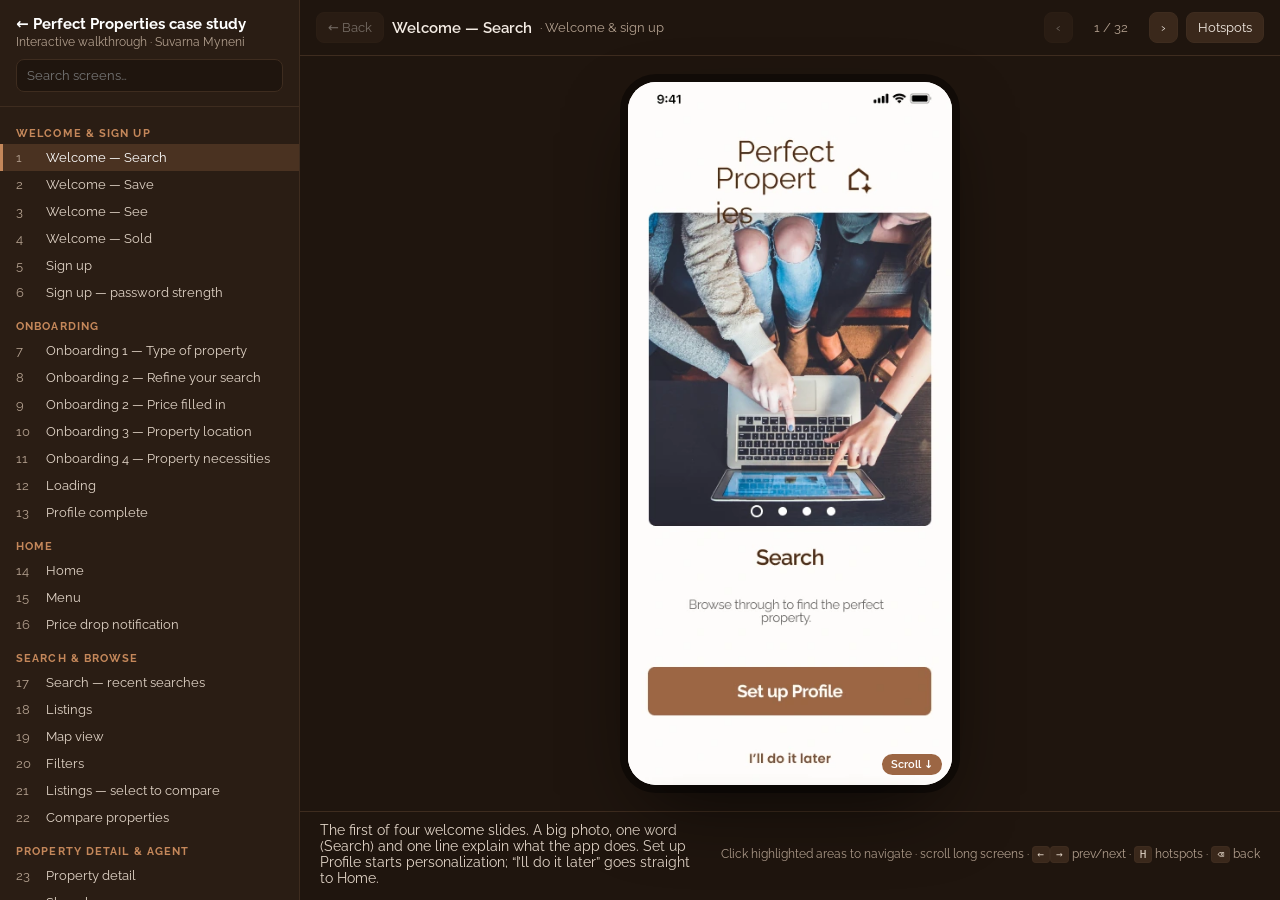
<file: walkthrough.html>
<!doctype html><html lang="en"><head><meta charset="utf-8"><meta name="viewport" content="width=device-width,initial-scale=1">
<title>Perfect Properties — Interactive walkthrough · Suvarna Myneni</title>
<link rel="preconnect" href="https://fonts.googleapis.com"><link href="https://fonts.googleapis.com/css2?family=Raleway:wght@400;500;600;700&family=Acme&display=swap" rel="stylesheet">
<style>
:root{--muted:#b3a08f;--line:#3e2c1f;--bg:#1f150e;--panel:#2a1d14;--brand:#c4875a;--hot:rgba(196,135,90,.30)}
*{box-sizing:border-box}html,body{height:100%;margin:0}
body{font-family:Raleway,system-ui,sans-serif;background:var(--bg);color:#f4ece4;display:grid;grid-template-columns:300px 1fr;grid-template-rows:56px 1fr auto;grid-template-areas:"side top" "side stage" "side cap";overflow:hidden}
aside{grid-area:side;background:var(--panel);border-right:1px solid var(--line);display:flex;flex-direction:column;min-height:0}
aside .head{padding:14px 16px;border-bottom:1px solid var(--line)}
aside .head a{color:#fff;text-decoration:none;font-weight:700;font-size:15px}
aside .head small{display:block;color:var(--muted);font-size:12px;margin-top:2px}
aside input{width:100%;margin-top:10px;padding:8px 10px;border-radius:8px;border:1px solid var(--line);background:var(--bg);color:#fff;font:inherit;font-size:13px}
#list{overflow:auto;padding:6px 0 20px;flex:1}
#list h4{margin:14px 16px 4px;font-size:11px;letter-spacing:.1em;text-transform:uppercase;color:var(--brand)}
#list button{display:flex;gap:8px;width:100%;text-align:left;background:none;border:0;color:#e2d5c8;padding:6px 16px;font:inherit;font-size:13px;cursor:pointer}
#list button span{color:var(--muted);font-variant-numeric:tabular-nums;min-width:22px}
#list button:hover{background:#3a281b;color:#fff}
#list button.on{background:#4a3221;color:#fff;box-shadow:inset 3px 0 var(--brand)}
.top{grid-area:top;display:flex;align-items:center;gap:8px;padding:0 16px;border-bottom:1px solid var(--line)}
.top .t{font-weight:600;font-size:15px;white-space:nowrap;overflow:hidden;text-overflow:ellipsis}
.top .sec{color:var(--muted);font-size:13px;white-space:nowrap}
.top .sp{flex:1}
.ib{background:#3a281b;border:1px solid var(--line);color:#f4ece4;border-radius:8px;padding:7px 11px;font:inherit;font-size:13px;cursor:pointer;white-space:nowrap}
.ib:hover{background:#4a3221}.ib:disabled{opacity:.4;cursor:default}
.ib.on{background:var(--brand);border-color:var(--brand);color:#1f150e}
#count{color:var(--muted);font-size:13px;font-variant-numeric:tabular-nums;min-width:60px;text-align:center}
.stage{grid-area:stage;position:relative;display:flex;align-items:center;justify-content:center;padding:18px;min-height:0;min-width:0}
#frame{position:relative;box-shadow:0 30px 80px -20px rgba(0,0,0,.7),0 0 0 8px #120c08;border-radius:28px;overflow:hidden;background:#fffcfa}
#scroll{position:absolute;inset:0;overflow-y:auto;overflow-x:hidden;scrollbar-width:none}#scroll::-webkit-scrollbar{display:none}
#content{position:relative;width:100%}
#content img{display:block;width:100%;height:auto;user-select:none;-webkit-user-drag:none}
#hs{position:absolute;inset:0}
#hs a{position:absolute;border-radius:6px;cursor:pointer;transition:background .25s,box-shadow .25s}
#hs a:hover{background:rgba(196,135,90,.14)}
.flash #hs a,.show #hs a{background:var(--hot);box-shadow:0 0 0 2px rgba(196,135,90,.9) inset}
#more{position:absolute;right:10px;bottom:10px;background:#9c6644;color:#fff;font-size:11px;font-weight:600;padding:4px 9px;border-radius:999px;pointer-events:none;transition:opacity .3s}
.cap{grid-area:cap;padding:10px 20px 14px;border-top:1px solid var(--line);font-size:14px;color:#e2d5c8;display:flex;gap:16px;align-items:center}
.cap p{margin:0;flex:1;max-width:820px}.cap kbd{background:#3a281b;border:1px solid var(--line);border-radius:4px;padding:1px 5px;font-size:11px;color:#e2d5c8}
.hint{color:var(--muted);font-size:12px;white-space:nowrap;margin-left:auto}
#tip{position:fixed;pointer-events:none;background:#000c;color:#fff;font-size:12px;padding:4px 8px;border-radius:6px;display:none;z-index:9}
#menuBtn{display:none}
@media(max-width:900px){body{grid-template-columns:1fr;grid-template-areas:"top" "stage" "cap"}aside{position:fixed;z-index:10;left:0;top:0;bottom:0;width:290px;transform:translateX(-100%);transition:transform .25s}body.nav aside{transform:none}#menuBtn{display:inline-block}.hint,.top .sec{display:none}}
</style></head><body>
<aside><div class="head"><a href="index.html">← Perfect Properties case study</a><small>Interactive walkthrough · Suvarna Myneni</small><input id="q" placeholder="Search screens…" aria-label="Search screens"></div><div id="list"></div></aside>
<div class="top"><button class="ib" id="menuBtn" aria-label="Screens">☰</button><button class="ib" id="back" title="Back (Backspace)">← Back</button><div class="t" id="title"></div><div class="sec" id="sec"></div><div class="sp"></div><button class="ib" id="prev" title="Previous (←)">‹</button><span id="count"></span><button class="ib" id="next" title="Next (→)">›</button><button class="ib" id="toggle" title="Show hotspots (H)">Hotspots</button></div>
<div class="stage" id="stage"><div id="frame"><div id="scroll"><div id="content"><img id="img" alt=""><div id="hs"></div></div></div><div id="more">Scroll ↓</div></div></div>
<div class="cap"><p id="desc"></p><span class="hint">Click highlighted areas to navigate · scroll long screens · <kbd>←</kbd><kbd>→</kbd> prev/next · <kbd>H</kbd> hotspots · <kbd>⌫</kbd> back</span></div>
<div id="tip"></div>
<script src="screens.js"></script>
<script>
const S=window.SCREENS,PW=375,PH=812,idx={};S.forEach((s,i)=>idx[s.id]=i);
let cur=0,hist=[],show=false;
const $=id=>document.getElementById(id),img=$('img'),hs=$('hs'),frame=$('frame'),tip=$('tip'),sc=$('scroll'),more=$('more');
function buildList(f=''){f=f.toLowerCase();let h='',last='';S.forEach((s,i)=>{if(f&&!(s.title+' '+s.section+' '+s.desc).toLowerCase().includes(f))return;if(s.section!==last){h+=`<h4>${s.section}</h4>`;last=s.section}h+=`<button data-i="${i}" class="${i===cur?'on':''}"><span>${i+1}</span>${s.title}</button>`});$('list').innerHTML=h}
$('list').onclick=e=>{const b=e.target.closest('button');if(b){go(+b.dataset.i,true);document.body.classList.remove('nav')}};
$('q').oninput=e=>buildList(e.target.value);
// phone viewport: 375x812 aspect, scaled to the stage
function fit(){const st=$('stage'),pw=st.clientWidth-36,ph=st.clientHeight-36;let h=ph,w=h*PW/PH;if(w>pw){w=pw;h=w*PH/PW}frame.style.width=w+'px';frame.style.height=h+'px';upd()}
function upd(){more.style.opacity=(sc.scrollTop+sc.clientHeight<sc.scrollHeight-8)?1:0}
sc.addEventListener('scroll',upd);addEventListener('resize',fit);
function render(){const s=S[cur];img.src='img/'+s.file+'.webp';img.alt=s.title;img.width=s.w;img.height=s.h;$('title').textContent=s.title;$('sec').textContent='· '+s.section;$('desc').textContent=s.desc;$('count').textContent=(cur+1)+' / '+S.length;
hs.innerHTML=s.hotspots.map(h=>`<a href="#${h.to}" data-to="${h.to}" data-l="${h.label.replace(/"/g,'&quot;')} → ${S[idx[h.to]].title.replace(/"/g,'&quot;')}" style="left:${h.x/s.w*100}%;top:${h.y/s.h*100}%;width:${h.w/s.w*100}%;height:${h.h/s.h*100}%"></a>`).join('');
sc.scrollTop=0;$('back').disabled=!hist.length;$('prev').disabled=cur===0;$('next').disabled=cur===S.length-1;
document.querySelectorAll('#list button').forEach(b=>b.classList.toggle('on',+b.dataset.i===cur));const on=document.querySelector('#list button.on');on&&on.scrollIntoView({block:'nearest'});
[cur-1,cur+1].forEach(j=>{if(S[j]){const p=new Image();p.src='img/'+S[j].file+'.webp'}});s.hotspots.forEach(h=>{const p=new Image();p.src='img/'+S[idx[h.to]].file+'.webp'});
document.title=s.title+' · Perfect Properties walkthrough';if(location.hash.slice(1)!==s.id)history.replaceState(null,'','#'+s.id);requestAnimationFrame(upd)}
img.onload=upd;
function go(i,push){if(i<0||i>=S.length||i===cur&&push)return;if(push)hist.push(cur);cur=i;render()}
hs.onclick=e=>{const a=e.target.closest('a');if(a){e.preventDefault();e.stopPropagation();tip.style.display='none';go(idx[a.dataset.to],true)}};
frame.addEventListener('click',e=>{if(e.target.closest('#hs a'))return;frame.classList.remove('flash');void frame.offsetWidth;frame.classList.add('flash');clearTimeout(frame._t);frame._t=setTimeout(()=>frame.classList.remove('flash'),700)});
hs.onmousemove=e=>{const a=e.target.closest('a');if(a){tip.textContent=a.dataset.l;tip.style.display='block';tip.style.left=Math.min(e.clientX+14,innerWidth-tip.offsetWidth-8)+'px';tip.style.top=(e.clientY+16)+'px'}else tip.style.display='none'};
hs.onmouseleave=()=>tip.style.display='none';
$('back').onclick=()=>{if(hist.length){cur=hist.pop();render()}};
$('prev').onclick=()=>go(cur-1,true);$('next').onclick=()=>go(cur+1,true);
$('toggle').onclick=()=>{show=!show;frame.classList.toggle('show',show);$('toggle').classList.toggle('on',show)};
$('menuBtn').onclick=()=>document.body.classList.toggle('nav');
addEventListener('keydown',e=>{if(e.target.tagName==='INPUT')return;if(e.key==='ArrowRight')go(cur+1,true);else if(e.key==='ArrowLeft')go(cur-1,true);else if(e.key==='Backspace'){e.preventDefault();$('back').click()}else if(e.key==='h'||e.key==='H')$('toggle').click()});
addEventListener('hashchange',()=>{const i=idx[location.hash.slice(1)];if(i!==undefined&&i!==cur)go(i,true)});
const start=idx[location.hash.slice(1)];cur=start!==undefined?start:0;buildList();render();fit();
</script></body></html>
</file>
<file: assets/style.css>
/* Perfect Properties palette, sampled from the Figma UI kit */
:root{--ink:#2b1d12;--muted:#6f5e50;--line:#ece3d9;--bg:#fffcfa;--card:#fff;--brand:#9c6644;--brand-dk:#502c12;--tan:#d9bb9c;--tan-lt:#e5d1bc;--sand:#f2efe9;--gold:#c79a3a;--radius:16px}
*{box-sizing:border-box}html{scroll-behavior:smooth}
body{margin:0;font-family:Raleway,system-ui,-apple-system,Segoe UI,Roboto,sans-serif;color:var(--ink);background:var(--bg);line-height:1.6;-webkit-font-smoothing:antialiased}
a{color:var(--brand)}img{max-width:100%;height:auto;display:block}
.wrap{max-width:1120px;margin:0 auto;padding:0 24px}
nav.top{position:sticky;top:0;z-index:20;background:rgba(255,252,250,.88);backdrop-filter:blur(10px);border-bottom:1px solid var(--line)}
nav.top .wrap{display:flex;align-items:center;gap:20px;height:60px}
nav.top .brand{font-weight:700;text-decoration:none;color:var(--ink)}
nav.top .links{display:flex;gap:16px;margin-left:auto;font-size:14px}
nav.top .links a{color:var(--muted);text-decoration:none}nav.top .links a:hover{color:var(--ink)}
.btn{display:inline-flex;align-items:center;gap:8px;background:var(--brand);color:#fff!important;text-decoration:none;padding:11px 18px;border-radius:10px;font-weight:700;font-size:15px;border:0;cursor:pointer;box-shadow:0 4px 10px -4px rgba(80,44,18,.45)}
.btn.ghost{background:var(--tan);color:var(--brand-dk)!important;box-shadow:none}
header.hero{padding:72px 0 40px;background:radial-gradient(900px 420px at 88% 0%,#f3e3d1 0,transparent 60%),radial-gradient(800px 500px at 0% 0%,#f6efe6 0,transparent 60%)}
.eyebrow{font-size:13px;letter-spacing:.12em;text-transform:uppercase;color:var(--brand);font-weight:700}
.logo{font-family:Acme,Raleway,sans-serif;font-weight:400;letter-spacing:0}
h1{font-size:clamp(34px,5vw,56px);line-height:1.08;margin:12px 0 18px;letter-spacing:-.01em;font-weight:700}
h2{font-size:clamp(26px,3vw,34px);line-height:1.15;margin:0 0 14px;font-weight:700}
h3{font-size:19px;margin:0 0 8px;font-weight:700}
.lead{font-size:19px;color:var(--muted)}
.meta{display:grid;grid-template-columns:repeat(4,1fr);gap:16px;margin:32px 0}
.meta div{background:var(--card);border:1px solid var(--line);border-radius:12px;padding:14px 16px}
.meta b{display:block;font-size:12px;letter-spacing:.08em;text-transform:uppercase;color:var(--muted);margin-bottom:4px}
.heroimg{border-radius:var(--radius);overflow:hidden;border:1px solid var(--line);box-shadow:0 30px 60px -30px rgba(80,44,18,.35);margin-top:8px}
section{padding:64px 0;border-top:1px solid var(--line)}
.grid2{display:grid;grid-template-columns:1fr 1fr;gap:28px}
.card{background:var(--card);border:1px solid var(--line);border-radius:var(--radius);padding:22px}
ul.clean{padding-left:18px;margin:8px 0}ul.clean li{margin:6px 0}
.note{font-size:13px;color:var(--muted)}
/* IA tree */
.ia{display:grid;grid-template-columns:repeat(5,1fr);gap:14px;margin-top:24px}
.ia .col{background:var(--card);border:1px solid var(--line);border-radius:var(--radius);padding:18px}
.ia h4{margin:0 0 10px;font-size:12px;letter-spacing:.1em;text-transform:uppercase;color:var(--brand)}
.ia ul{list-style:none;margin:0;padding:0}
.ia li{padding:4px 0 4px 14px;position:relative;font-weight:600;font-size:15px}
.ia li:before{content:"";position:absolute;left:0;top:14px;width:7px;height:7px;border-radius:50%;background:var(--brand)}
.ia li ul{margin:4px 0 4px 2px;border-left:2px solid var(--line)}
.ia li li{font-weight:400;color:var(--muted);font-size:14px;padding-left:16px}
.ia li li:before{width:10px;height:2px;border-radius:0;background:var(--line);top:16px;left:0}
.ia small{color:var(--muted);font-weight:400}
/* flows */
.flows{display:grid;gap:14px;margin-top:24px}
.flow{background:var(--card);border:1px solid var(--line);border-radius:var(--radius);padding:16px 20px;display:grid;grid-template-columns:220px 1fr;gap:16px;align-items:center}
.flow h3{font-size:16px;margin:0}
.steps{display:flex;flex-wrap:wrap;gap:6px;align-items:center;font-size:14px}
.steps a{background:var(--sand);border-radius:8px;padding:4px 10px;text-decoration:none;color:var(--brand-dk);font-weight:600}
.steps a:hover{background:var(--tan-lt)}
.steps i{color:var(--tan);font-style:normal}
/* decisions */
.dec{display:grid;grid-template-columns:4fr 7fr;gap:32px;align-items:center;margin:48px 0}
.dec:nth-of-type(even){grid-template-columns:7fr 4fr}.dec:nth-of-type(even) .shots{order:-1}
.dec .num{font-size:13px;font-weight:700;color:var(--brand);letter-spacing:.1em}
.shots{display:grid;gap:12px;grid-template-columns:repeat(4,1fr)}
.shots.two{grid-template-columns:repeat(2,minmax(0,200px));justify-content:center}
.shots.three{grid-template-columns:repeat(3,1fr)}
.shots a{display:block;border-radius:14px;overflow:hidden;border:1px solid var(--line);box-shadow:0 18px 40px -26px rgba(80,44,18,.45);transition:transform .2s;background:var(--bg)}
.shots a:hover{transform:translateY(-2px)}
/* gallery */
.gal h3{margin:36px 0 12px;display:flex;align-items:baseline;gap:10px}.gal h3 span{font-size:13px;color:var(--muted);font-weight:500}
.thumbs{display:grid;grid-template-columns:repeat(auto-fill,minmax(150px,1fr));gap:14px}
.thumbs a{background:var(--card);border:1px solid var(--line);border-radius:12px;overflow:hidden;text-decoration:none;color:var(--ink);font-size:13px;font-weight:600;transition:box-shadow .2s}
.thumbs a:hover{box-shadow:0 14px 30px -18px rgba(80,44,18,.5)}
.thumbs a span{display:block;padding:8px 10px;line-height:1.35}
@media(max-width:860px){.meta{grid-template-columns:1fr 1fr}.ia{grid-template-columns:1fr 1fr}.grid2,.dec,.dec:nth-of-type(even),.flow{grid-template-columns:1fr}.dec:nth-of-type(even) .shots{order:0}nav.top .links{display:none}.shots{grid-template-columns:repeat(2,1fr)}.shots.three{grid-template-columns:repeat(3,1fr)}nav.top .btn{padding:9px 14px;font-size:14px}}
@media print{.dec,.dec:nth-of-type(even){grid-template-columns:4fr 7fr}.dec:nth-of-type(even) .shots{order:0}.thumbs{grid-template-columns:repeat(6,1fr)}.ia{grid-template-columns:repeat(5,1fr)}.grid2{grid-template-columns:1fr 1fr}.meta{grid-template-columns:repeat(4,1fr)}nav.top{display:none}section{padding:28px 0;break-inside:auto}.dec{break-inside:avoid}.thumbs a{break-inside:avoid}header.hero{padding-top:24px}.btn{display:none}.shots a{box-shadow:none}h2{break-after:avoid}.gal h3{break-after:avoid}}
/* Personas */
.persona-caption{margin:-2px 0 14px;font-size:14px;color:var(--muted)}
.persona-scroll-wrap{position:relative;margin-top:8px}
.persona-scroll-wrap::after{content:"";position:absolute;top:0;right:0;bottom:42px;width:56px;background:linear-gradient(90deg,rgba(255,252,250,0),var(--bg) 78%);pointer-events:none;transition:opacity .2s}
.persona-scroll-wrap.at-end::after{opacity:0}
.persona-scroll{display:flex;gap:16px;overflow-x:auto;scroll-snap-type:x mandatory;scroll-padding-inline:2px;padding:4px 2px 12px;min-width:0;max-width:100%;overscroll-behavior-x:contain;scrollbar-width:thin;scrollbar-color:var(--tan) transparent}
.persona-scroll:focus{outline:none}
.persona-scroll:focus-visible{outline:2px solid var(--brand);outline-offset:4px;border-radius:12px}
.persona-hint{margin:2px 0 0;font-size:13px;color:var(--muted)}
.persona-hint::before{content:"↔  ";color:var(--brand);font-weight:700}
.persona{background:var(--card);border:1px solid var(--line);border-radius:var(--radius);padding:26px;box-shadow:0 20px 40px -30px rgba(80,44,18,.35)}
.persona-scroll .persona{flex:0 0 min(720px,calc(100% - 48px));scroll-snap-align:start;scroll-snap-stop:always;min-width:0}
.p-id{display:flex;gap:22px;align-items:center}
.p-avatar{width:132px;height:132px;border-radius:50%;border:4px solid var(--tan-lt);flex:none;display:grid;place-items:center;background:var(--sand);color:var(--brand-dk);font-weight:700;font-size:42px;line-height:1}
.p-id img{width:132px;height:132px;border-radius:50%;object-fit:cover;border:4px solid var(--tan-lt);flex:none}
.p-id h3{font-size:26px;color:var(--brand-dk);margin:0}
.p-desc{margin:2px 0 10px;color:var(--brand);font-weight:600}
.p-facts{display:flex;flex-wrap:wrap;gap:8px;margin:0}
.p-facts div{background:var(--sand);border-radius:999px;padding:4px 12px;font-size:13px}
.p-facts dt{display:inline;color:var(--muted);font-weight:600}.p-facts dt:after{content:": "}
.p-facts dd{display:inline;margin:0;font-weight:700;color:var(--brand-dk)}
.p-quote{margin:20px 0;padding:14px 18px;background:var(--sand);border-left:4px solid var(--brand);border-radius:0 12px 12px 0;font-style:italic;color:var(--brand-dk)}
.p-about p{margin:6px 0;color:var(--ink)}
.p-cols{display:grid;grid-template-columns:repeat(3,1fr);gap:16px;margin-top:16px}
.p-cols>div{background:var(--bg);border:1px solid var(--line);border-radius:12px;padding:14px 16px}
.p-cols h4{margin:0 0 4px;font-size:13px;letter-spacing:.1em;text-transform:uppercase;color:var(--brand)}
.p-cols ul.clean li{font-size:15px}
.us-h{margin:32px 0 12px;color:var(--brand-dk)}
.stories{display:grid;grid-template-columns:1fr 1fr;gap:14px}
.story{background:var(--card);border:1px solid var(--line);border-top:4px solid var(--tan);border-radius:12px;padding:16px 18px}
.story p{margin:0 0 8px}.story .screens{font-size:13px;color:var(--muted);margin:0}
.story .screens a{font-weight:600}
@media(max-width:860px){.p-cols,.stories{grid-template-columns:1fr}}
@media(max-width:520px){.persona{padding:18px}.p-id{flex-direction:column;align-items:flex-start;gap:14px}.p-id img,.p-avatar{width:104px;height:104px;font-size:34px}}
@media print{.persona,.story{break-inside:avoid}.persona-scroll{display:block;overflow:visible}.persona-scroll .persona{margin-bottom:16px}.persona-hint,.persona-scroll-wrap::after{display:none}}
#personas{scroll-margin-top:60px}
</file>
<file: css/sm-footer.css>
.sm-footer{background:var(--bg,#fdf0e2);color:var(--ink,#2b3236);border-top:1px solid rgba(163,71,40,.16);padding:24px 24px 24px;margin-top:0;font-family:inherit;clear:both;position:relative;z-index:1}
.sm-footer-inner{max-width:1200px;margin:0 auto;display:flex;flex-wrap:wrap;align-items:center;justify-content:space-between;gap:12px 24px}
.sm-footer-copy{margin:0;font-size:14px;color:var(--muted,#41484c)}
.sm-footer-links{display:flex;flex-wrap:wrap;gap:8px 24px}
.sm-footer-links a{color:var(--ink,#2b3236);text-decoration:none;font-size:14px;font-weight:500}
.sm-footer-links a:hover,.sm-footer-links a:focus-visible{color:var(--accent,#a34728);text-decoration:underline;text-underline-offset:3px}
.sm-sr{position:absolute;width:1px;height:1px;overflow:hidden;clip:rect(0 0 0 0);white-space:nowrap}
@media (max-width:600px){.sm-footer-inner{flex-direction:column;text-align:center}}
.sm-footer-inner{justify-content:center;gap:10px 32px}
@media (max-width:600px){.sm-footer{padding-bottom:72px}}
</file>
